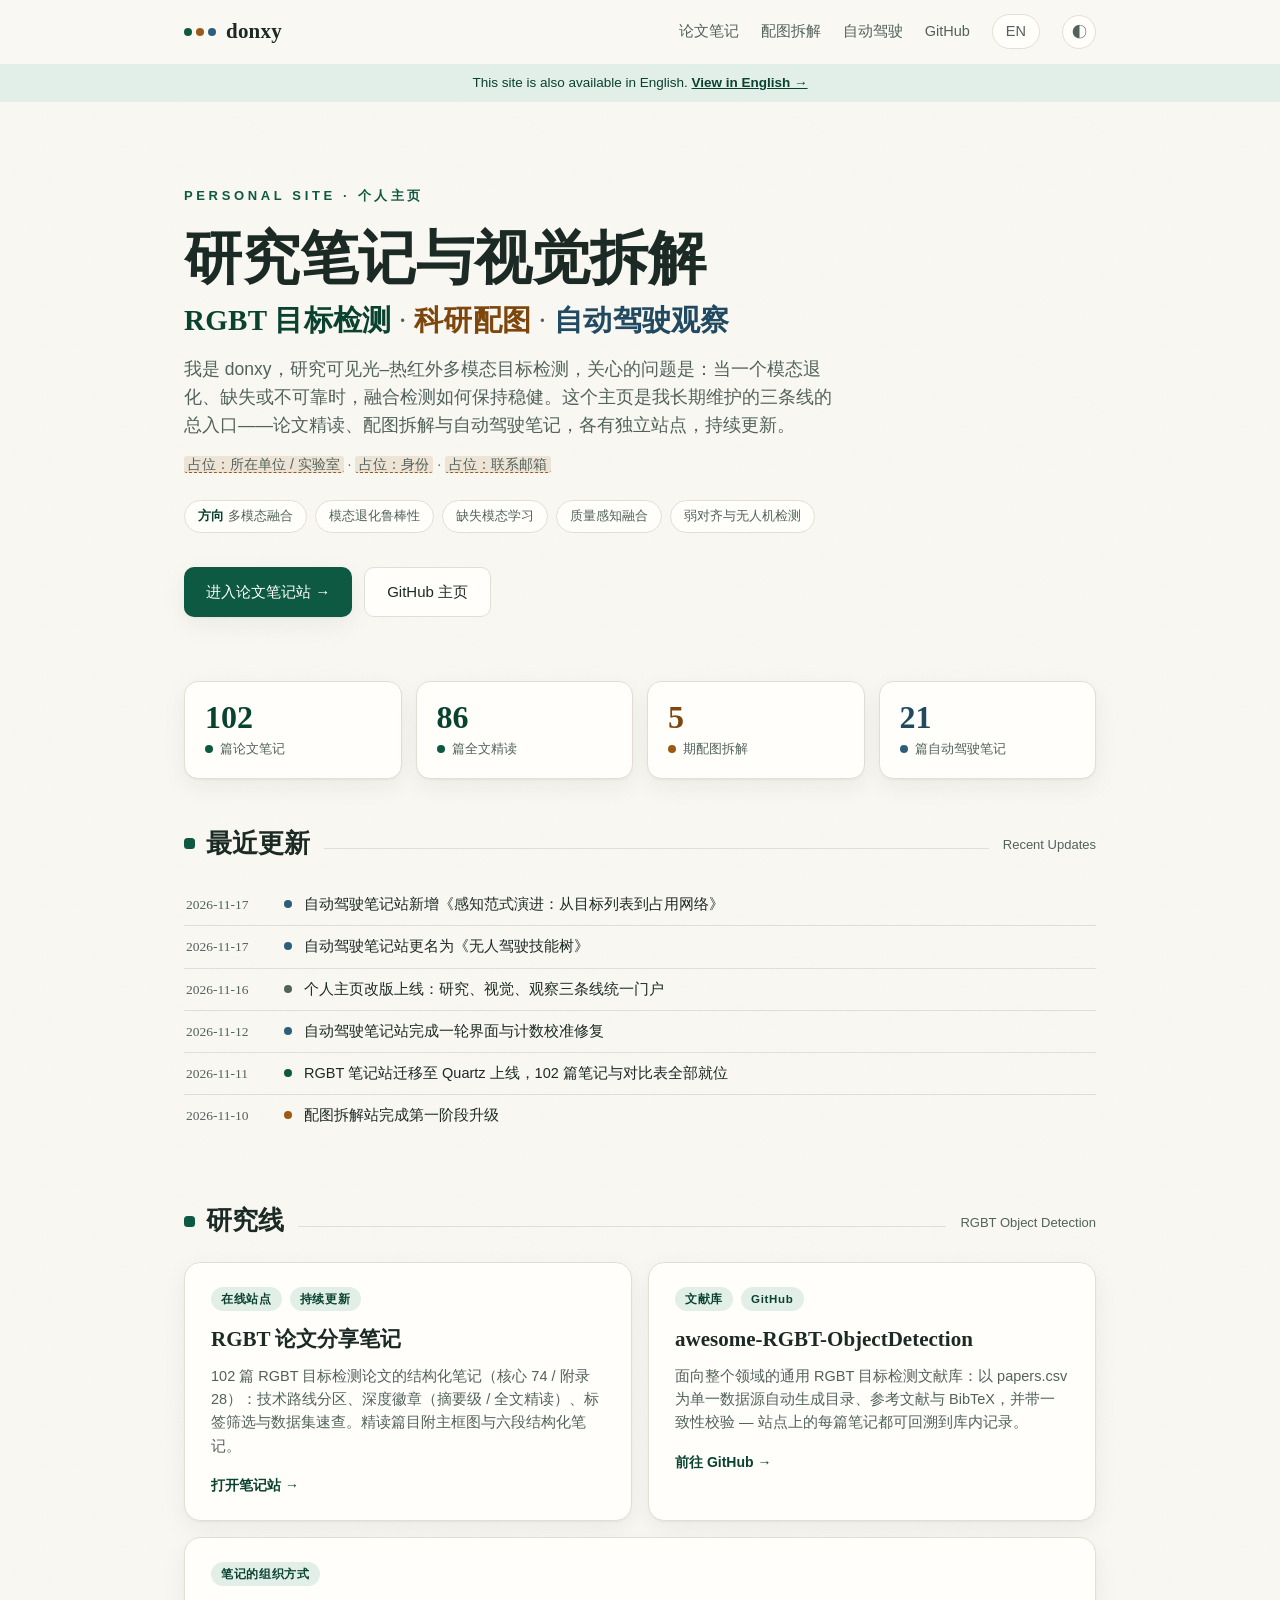
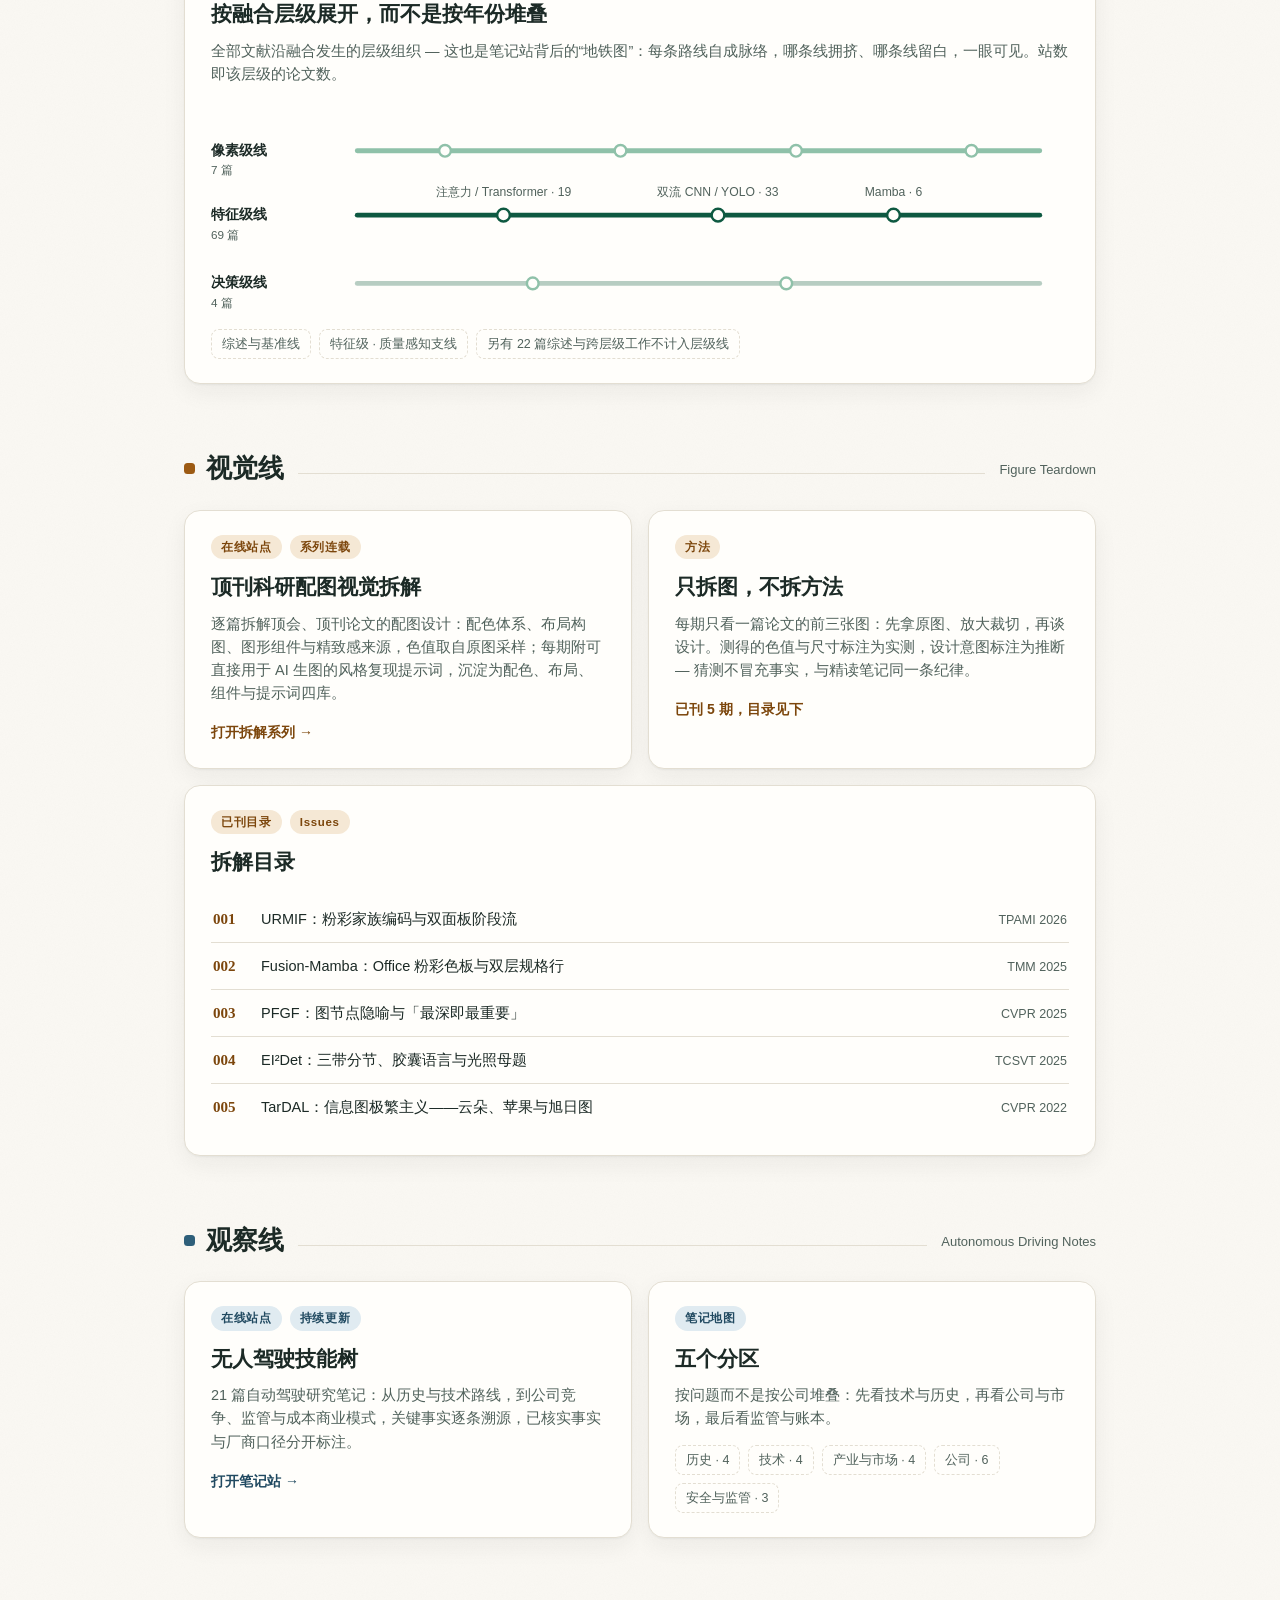
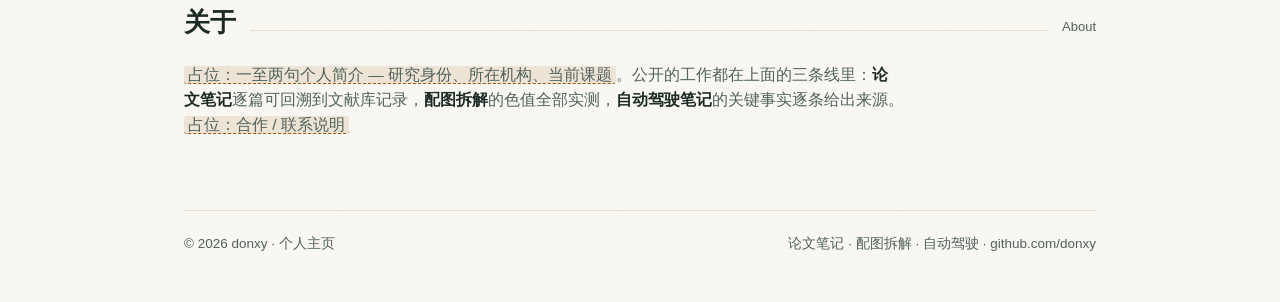
<file: index.html>
<!doctype html>
<html lang="zh-CN" data-type="hub">
<head>
<meta charset="utf-8" />
<meta name="viewport" content="width=device-width, initial-scale=1" />
<title>donxy — 研究笔记与视觉拆解</title>
<meta name="description" content="donxy 的个人主页：RGBT 目标检测论文精读、顶刊科研配图视觉拆解与自动驾驶产业笔记，三条线持续更新。" />
<meta property="og:title" content="donxy — 研究笔记与视觉拆解" />
<meta property="og:description" content="102 篇 RGBT 论文笔记 · 5 期配图拆解 · 21 篇自动驾驶笔记。" />
<meta property="og:type" content="website" />
<meta property="og:url" content="https://donxy.github.io/" />
<meta property="og:image" content="https://donxy.github.io/og.png" />
<link rel="alternate" hreflang="zh" href="https://donxy.github.io/" />
<link rel="alternate" hreflang="en" href="https://donxy.github.io/en/" />
<link rel="alternate" hreflang="x-default" href="https://donxy.github.io/" />
<link rel="icon" href="data:image/svg+xml,%3Csvg xmlns='http://www.w3.org/2000/svg' viewBox='0 0 64 64'%3E%3Crect width='64' height='64' rx='14' fill='%230e5941'/%3E%3Ctext x='32' y='44' font-family='Georgia,serif' font-size='36' fill='%23faf8f3' text-anchor='middle'%3ED%3C/text%3E%3C/svg%3E" />
<style>
  :root{
    --bg:#faf8f3; --bg-soft:#f3f0e8; --card:#fffefb; --ink:#1c2a26; --ink-soft:#51625c;
    --line:#e3ded2; --accent:#0e5941; --accent-ink:#0a4230; --accent-soft:#e2efe8;
    --c-rgbt:#0e5941; --c-rgbt-ink:#0a4230; --c-rgbt-soft:#e2efe8;
    --c-visual:#9c5a13; --c-visual-ink:#7c460c; --c-visual-soft:#f5e8d5;
    --c-drive:#2e5f7a; --c-drive-ink:#214a61; --c-drive-soft:#e0ebf1;
    --shadow:0 1px 2px rgba(28,42,38,.05),0 8px 24px rgba(28,42,38,.06);
    --shadow-lift:0 2px 4px rgba(28,42,38,.06),0 16px 40px rgba(14,89,65,.14);
    --nav-bg:rgba(250,248,243,.82);
    --serif:"Source Serif 4",Georgia,"Songti SC","Noto Serif CJK SC","SimSun",serif;
    --sans:-apple-system,BlinkMacSystemFont,"Segoe UI","PingFang SC","Hiragino Sans GB","Microsoft YaHei","Noto Sans CJK SC",sans-serif;
  }
  [data-theme="dark"]{
    --bg:#101613; --bg-soft:#161d1a; --card:#182019; --ink:#e8ece7; --ink-soft:#9db0a7;
    --line:#26312c; --accent:#4cc38a; --accent-ink:#7fd6ab; --accent-soft:#1d2f27;
    --c-rgbt:#4cc38a; --c-rgbt-ink:#7fd6ab; --c-rgbt-soft:#1d2f27;
    --c-visual:#d99a4e; --c-visual-ink:#eab676; --c-visual-soft:#332618;
    --c-drive:#6fa8c4; --c-drive-ink:#9cc6dc; --c-drive-soft:#1d2c36;
    --shadow:0 1px 2px rgba(0,0,0,.3),0 8px 24px rgba(0,0,0,.35);
    --shadow-lift:0 2px 4px rgba(0,0,0,.35),0 16px 40px rgba(0,0,0,.5);
    --nav-bg:rgba(16,22,19,.82);
  }
  *{box-sizing:border-box}
  html{scroll-behavior:smooth}
  body{
    margin:0; background:var(--bg); color:var(--ink); font-family:var(--sans);
    -webkit-font-smoothing:antialiased; line-height:1.6;
    background-image:url("data:image/svg+xml,%3Csvg xmlns='http://www.w3.org/2000/svg' width='140' height='140'%3E%3Cfilter id='n'%3E%3CfeTurbulence type='fractalNoise' baseFrequency='0.9' numOctaves='2'/%3E%3CfeColorMatrix type='saturate' values='0'/%3E%3C/filter%3E%3Crect width='140' height='140' filter='url(%23n)' opacity='0.035'/%3E%3C/svg%3E");
    transition:background-color .3s ease,color .3s ease;
  }
  ::selection{background:var(--accent); color:#fff}
  .ph{background:rgba(156,90,19,.12); border-bottom:1.5px dashed var(--c-visual); padding:0 4px; border-radius:3px}
  .phline .ph{white-space:nowrap}

  /* ---------- nav ---------- */
  nav{
    position:sticky; top:0; z-index:10; backdrop-filter:blur(14px); -webkit-backdrop-filter:blur(14px);
    background:var(--nav-bg); border-bottom:1px solid transparent; transition:border-color .25s, box-shadow .25s;
  }
  nav.scrolled{border-bottom-color:var(--line); box-shadow:0 6px 24px rgba(20,35,30,.06)}
  .nav-in{max-width:960px; margin:0 auto; padding:14px 24px; display:flex; align-items:center; gap:20px}
  .brand{font-family:var(--serif); font-size:21px; font-weight:700; letter-spacing:.2px; color:var(--ink); text-decoration:none; display:flex; align-items:center; gap:10px}
  .brand .dots{display:inline-flex; gap:4px}
  .brand .dots i{width:8px; height:8px; border-radius:50%; display:inline-block}
  .brand .dots i:nth-child(1){background:var(--c-rgbt)}
  .brand .dots i:nth-child(2){background:var(--c-visual)}
  .brand .dots i:nth-child(3){background:var(--c-drive)}
  .nav-links{margin-left:auto; display:flex; align-items:center; gap:22px}
  .nav-links a{color:var(--ink-soft); text-decoration:none; font-size:14.5px}
  .nav-links a:hover{color:var(--accent-ink)}
  #themeBtn{
    border:1px solid var(--line); background:var(--card); color:var(--ink-soft); cursor:pointer;
    width:34px; height:34px; border-radius:50%; font-size:15px; line-height:1; display:grid; place-items:center; transition:border-color .2s, transform .2s;
  }
  #themeBtn:hover{border-color:var(--accent); transform:rotate(18deg)}
  .lang-sw{border:1px solid var(--line); background:var(--card); color:var(--ink-soft); border-radius:999px; padding:5px 13px; font-size:13.5px; text-decoration:none; transition:border-color .2s, color .2s}
  .lang-sw:hover{border-color:var(--accent); color:var(--accent-ink)}
  #langHint{display:none; background:var(--accent-soft); color:var(--accent-ink); font-size:13.5px; text-align:center; padding:8px 16px}
  #langHint.show{display:block}
  #langHint a{color:var(--accent-ink); font-weight:600}

  main{max-width:960px; margin:0 auto; padding:0 24px 40px}

  /* ---------- hero ---------- */
  .hero{padding:84px 0 8px; animation:rise .7s ease both}
  .hero .kicker{font-size:13px; letter-spacing:.28em; text-transform:uppercase; color:var(--accent); font-weight:600; margin:0 0 18px}
  .hero h1{font-family:var(--serif); font-size:clamp(38px,6vw,58px); line-height:1.16; margin:0 0 18px; font-weight:700}
  .hero h1 .thin{display:block; font-size:.5em; font-weight:400; color:var(--ink-soft); margin-top:12px; letter-spacing:.01em}
  .hero h1 .thin b{font-weight:600}
  .hero h1 .thin .t-rgbt{color:var(--c-rgbt-ink)} .hero h1 .thin .t-visual{color:var(--c-visual-ink)} .hero h1 .thin .t-drive{color:var(--c-drive-ink)}
  .hero p.lede{font-size:17.5px; color:var(--ink-soft); max-width:660px; margin:0 0 14px}
  .hero p.phline{font-size:14px; color:var(--ink-soft); margin:0 0 24px}
  .chips{display:flex; flex-wrap:wrap; gap:8px; margin:0 0 34px; padding:0; list-style:none}
  .chips li{font-size:13px; padding:5px 13px; border:1px solid var(--line); border-radius:999px; background:var(--card); color:var(--ink-soft)}
  .chips li b{color:var(--accent-ink); font-weight:600}
  .cta{display:flex; flex-wrap:wrap; gap:12px}
  .btn{display:inline-flex; align-items:center; gap:8px; padding:12px 22px; border-radius:10px; font-size:15px; text-decoration:none; transition:transform .18s, box-shadow .18s, background .18s}
  .btn.primary{background:var(--accent); color:#fff; box-shadow:var(--shadow)}
  .btn.primary:hover{transform:translateY(-2px); box-shadow:var(--shadow-lift)}
  .btn:active{transform:translateY(0)}
  .btn.ghost{border:1px solid var(--line); color:var(--ink); background:var(--card)}
  .btn.ghost:hover{border-color:var(--accent); color:var(--accent-ink); transform:translateY(-2px)}

  /* ---------- stats ---------- */
  .stats{display:grid; grid-template-columns:repeat(4,1fr); gap:14px; margin:56px 0 8px; animation:rise .7s .1s ease both}
  .stat{background:var(--card); border:1px solid var(--line); border-radius:14px; padding:18px 20px; box-shadow:var(--shadow)}
  .stat .num{font-family:var(--serif); font-size:32px; font-weight:700; line-height:1.1}
  .stat .lab{font-size:13px; color:var(--ink-soft); margin-top:4px; display:flex; align-items:center; gap:7px}
  .stat .lab i{width:8px; height:8px; border-radius:50%; display:inline-block; flex:none}
  .stat.s-rgbt .num{color:var(--c-rgbt-ink)} .stat.s-rgbt .lab i{background:var(--c-rgbt)}
  .stat.s-visual .num{color:var(--c-visual-ink)} .stat.s-visual .lab i{background:var(--c-visual)}
  .stat.s-drive .num{color:var(--c-drive-ink)} .stat.s-drive .lab i{background:var(--c-drive)}

  /* ---------- sections & cards ---------- */
  section{margin-top:64px; animation:rise .7s .18s ease both}
  .sec-head{display:flex; align-items:baseline; gap:14px; margin-bottom:20px}
  .sec-head h2{font-family:var(--serif); font-size:26px; margin:0; display:flex; align-items:center; gap:11px}
  .sec-head h2 i{width:11px; height:11px; border-radius:3.5px; display:inline-block; flex:none}
  section[data-line="rgbt"] .sec-head h2 i{background:var(--c-rgbt)}
  section[data-line="visual"] .sec-head h2 i{background:var(--c-visual)}
  section[data-line="drive"] .sec-head h2 i{background:var(--c-drive)}
  .sec-head .rule{flex:1; height:1px; background:var(--line)}
  .sec-head span{font-size:13px; color:var(--ink-soft)}
  .grid{display:grid; grid-template-columns:1fr 1fr; gap:16px}
  a.card, .card{
    display:block; background:var(--card); border:1px solid var(--line); border-radius:16px;
    padding:24px 26px; text-decoration:none; color:inherit; box-shadow:var(--shadow);
    transition:transform .2s ease, box-shadow .2s ease, border-color .2s ease; position:relative; overflow:hidden;
  }
  a.card::before{content:""; position:absolute; inset:0 auto 0 0; width:4px; opacity:0; transition:opacity .2s}
  section[data-line="rgbt"] a.card::before{background:var(--c-rgbt)}
  section[data-line="visual"] a.card::before{background:var(--c-visual)}
  section[data-line="drive"] a.card::before{background:var(--c-drive)}
  a.card:hover{transform:translateY(-4px); box-shadow:var(--shadow-lift)}
  section[data-line="rgbt"] a.card:hover{border-color:var(--c-rgbt)}
  section[data-line="visual"] a.card:hover{border-color:var(--c-visual)}
  section[data-line="drive"] a.card:hover{border-color:var(--c-drive)}
  a.card:hover::before{opacity:1}
  .card .tagrow{display:flex; gap:8px; align-items:center; margin-bottom:12px}
  .pill{font-size:11.5px; font-weight:600; letter-spacing:.06em; padding:3px 10px; border-radius:999px}
  section[data-line="rgbt"] .pill{background:var(--c-rgbt-soft); color:var(--c-rgbt-ink)}
  section[data-line="visual"] .pill{background:var(--c-visual-soft); color:var(--c-visual-ink)}
  section[data-line="drive"] .pill{background:var(--c-drive-soft); color:var(--c-drive-ink)}
  .pill.grey{background:var(--bg-soft); color:var(--ink-soft)}
  .card h3{font-family:var(--serif); font-size:21px; margin:0 0 8px}
  .card p{margin:0; color:var(--ink-soft); font-size:14.5px}
  .card .go{margin-top:16px; font-size:14px; font-weight:600}
  section[data-line="rgbt"] .card .go{color:var(--c-rgbt-ink)}
  section[data-line="visual"] .card .go{color:var(--c-visual-ink)}
  section[data-line="drive"] .card .go{color:var(--c-drive-ink)}
  .card.wide{grid-column:1 / -1}

  /* ---------- metro ---------- */
  .metro{margin-top:18px; width:100%; height:auto; display:block}
  .metro .ln{stroke-width:5; stroke-linecap:round; fill:none}
  .metro .ln-pixel{stroke:#8fc1a9} .metro .ln-feature{stroke:var(--c-rgbt)} .metro .ln-decision{stroke:#b7cdc2}
  [data-theme="dark"] .metro .ln-pixel{stroke:#3d7a5f} [data-theme="dark"] .metro .ln-decision{stroke:#46685a}
  .metro .st{fill:var(--card); stroke:var(--c-rgbt); stroke-width:2.5}
  .metro .st-soft{fill:var(--card); stroke:#8fc1a9; stroke-width:2.5}
  .metro text{font-family:var(--sans); fill:var(--ink)}
  .metro .t-lab{font-size:14px; font-weight:600}
  .metro .t-cnt{font-size:12px; fill:var(--ink-soft)}
  .metro .t-br{font-size:12.5px; fill:var(--ink-soft)}
  .metro .t-br b{fill:var(--ink)}
  .routes{display:flex; flex-wrap:wrap; gap:8px; margin-top:14px}
  .routes span{font-size:12.5px; border:1px dashed var(--line); border-radius:8px; padding:4px 10px; color:var(--ink-soft)}

  /* ---------- issue index ---------- */
  .issues{list-style:none; margin:16px 0 0; padding:0}
  .issues li{border-top:1px solid var(--line)}
  .issues li:first-child{border-top:none}
  .issues a{display:flex; align-items:baseline; gap:14px; padding:11px 2px; text-decoration:none; color:inherit; transition:background .15s}
  .issues a:hover{background:var(--bg-soft)}
  .issues .no{font-family:var(--serif); font-weight:700; color:var(--c-visual-ink); font-size:15px; min-width:34px}
  .issues .tt{font-size:14.5px}
  .issues .tt b{font-weight:600}
  .issues .vn{margin-left:auto; font-size:12.5px; color:var(--ink-soft); flex:none}

  /* ---------- recent updates ---------- */
  section.updates{margin-top:44px}
  section.updates .sec-head h2 i{background:var(--accent)}
  .updates-list{list-style:none; margin:0; padding:0}
  .updates-list li{display:flex; align-items:baseline; gap:12px; padding:9px 2px; border-top:1px solid var(--line)}
  .updates-list li:first-child{border-top:none}
  .updates-list .u-date{font-family:var(--serif); font-size:13.5px; color:var(--ink-soft); flex:none; min-width:86px}
  .updates-list .u-dot{width:8px; height:8px; border-radius:50%; display:inline-block; flex:none; position:relative; top:-1px}
  .updates-list .u-dot.d-rgbt{background:var(--c-rgbt)}
  .updates-list .u-dot.d-visual{background:var(--c-visual)}
  .updates-list .u-dot.d-drive{background:var(--c-drive)}
  .updates-list .u-dot.d-site{background:var(--ink-soft)}
  .updates-list a{color:inherit; text-decoration:none; font-size:14.5px}
  .updates-list a:hover{color:var(--accent-ink); text-decoration:underline}

  /* ---------- about ---------- */
  .about p{font-size:15.5px; color:var(--ink-soft); max-width:720px}
  .about p b{color:var(--ink)}

  footer{margin:72px 0 8px; padding-top:22px; border-top:1px solid var(--line); color:var(--ink-soft); font-size:13.5px; display:flex; flex-wrap:wrap; gap:8px 20px; justify-content:space-between}
  footer a{color:var(--ink-soft); text-decoration:none}
  footer a:hover{color:var(--accent-ink)}

  @keyframes rise{from{opacity:0; transform:translateY(14px)} to{opacity:1; transform:none}}
  @media (prefers-reduced-motion:reduce){*{animation:none!important; transition:none!important}}
  @media (max-width:680px){
    .stats{grid-template-columns:repeat(2,1fr)}
    .grid{grid-template-columns:1fr}
    .hero{padding-top:56px}
    .nav-links a.hideS{display:none}
    .issues .vn{display:none}
  }
</style>
</head>
<body>
<nav id="nav">
  <div class="nav-in">
    <a class="brand" href="/"><span class="dots"><i></i><i></i><i></i></span>donxy</a>
    <div class="nav-links">
      <a href="/rgbt-notes/">论文笔记</a>
      <a href="/figure-teardown/">配图拆解</a>
      <a class="hideS" href="/autonomous-driving-notes/">自动驾驶</a>
      <a class="hideS" href="https://github.com/donxy" rel="noopener">GitHub</a>
      <a class="lang-sw lang-go" href="/en/" data-lang="en">EN</a>
      <button id="themeBtn" type="button" aria-label="切换深浅色" title="切换深浅色">◐</button>
    </div>
  </div>
</nav>
<div id="langHint" data-lang="en"><span>This site is also available in English.</span> <a class="lang-go" href="/en/" data-lang="en">View in English →</a></div>

<main>
  <div class="hero">
    <p class="kicker">Personal Site · 个人主页</p>
    <h1>研究笔记与视觉拆解<span class="thin"><b class="t-rgbt">RGBT 目标检测</b> · <b class="t-visual">科研配图</b> · <b class="t-drive">自动驾驶观察</b></span></h1>
    <p class="lede">我是 donxy，研究可见光–热红外多模态目标检测，关心的问题是：当一个模态退化、缺失或不可靠时，融合检测如何保持稳健。这个主页是我长期维护的三条线的总入口——论文精读、配图拆解与自动驾驶笔记，各有独立站点，持续更新。</p>
    <p class="phline"><span class="ph">占位：所在单位 / 实验室</span> · <span class="ph">占位：身份</span> · <span class="ph">占位：联系邮箱</span></p>
    <ul class="chips">
      <li><b>方向</b> 多模态融合</li>
      <li>模态退化鲁棒性</li>
      <li>缺失模态学习</li>
      <li>质量感知融合</li>
      <li>弱对齐与无人机检测</li>
    </ul>
    <div class="cta">
      <a class="btn primary" href="/rgbt-notes/">进入论文笔记站 →</a>
      <a class="btn ghost" href="https://github.com/donxy" rel="noopener">GitHub 主页</a>
    </div>
  </div>

  <div class="stats">
    <div class="stat s-rgbt"><div class="num">102</div><div class="lab"><i></i>篇论文笔记</div></div>
    <div class="stat s-rgbt"><div class="num">86</div><div class="lab"><i></i>篇全文精读</div></div>
    <div class="stat s-visual"><div class="num">5</div><div class="lab"><i></i>期配图拆解</div></div>
    <div class="stat s-drive"><div class="num">21</div><div class="lab"><i></i>篇自动驾驶笔记</div></div>
  </div>

  <section class="updates">
    <div class="sec-head"><h2><i></i>最近更新</h2><div class="rule"></div><span>Recent Updates</span></div>
    <ul class="updates-list">
          <li><span class="u-date">2026-11-17</span><i class="u-dot d-drive"></i><a href="/autonomous-driving-notes/technology/perception-evolution">自动驾驶笔记站新增《感知范式演进：从目标列表到占用网络》</a></li>
          <li><span class="u-date">2026-11-17</span><i class="u-dot d-drive"></i><a href="/autonomous-driving-notes/">自动驾驶笔记站更名为《无人驾驶技能树》</a></li>
          <li><span class="u-date">2026-11-16</span><i class="u-dot d-site"></i><a href="/">个人主页改版上线：研究、视觉、观察三条线统一门户</a></li>
          <li><span class="u-date">2026-11-12</span><i class="u-dot d-drive"></i><a href="/autonomous-driving-notes/">自动驾驶笔记站完成一轮界面与计数校准修复</a></li>
          <li><span class="u-date">2026-11-11</span><i class="u-dot d-rgbt"></i><a href="/rgbt-notes/">RGBT 笔记站迁移至 Quartz 上线，102 篇笔记与对比表全部就位</a></li>
          <li><span class="u-date">2026-11-10</span><i class="u-dot d-visual"></i><a href="/figure-teardown/">配图拆解站完成第一阶段升级</a></li>
    </ul>
  </section>

  <section data-line="rgbt">
    <div class="sec-head"><h2><i></i>研究线</h2><div class="rule"></div><span>RGBT Object Detection</span></div>
    <div class="grid">
      <a class="card" href="/rgbt-notes/">
        <div class="tagrow"><span class="pill">在线站点</span><span class="pill grey">持续更新</span></div>
        <h3>RGBT 论文分享笔记</h3>
        <p>102 篇 RGBT 目标检测论文的结构化笔记（核心 74 / 附录 28）：技术路线分区、深度徽章（摘要级 / 全文精读）、标签筛选与数据集速查。精读篇目附主框图与六段结构化笔记。</p>
        <div class="go">打开笔记站 →</div>
      </a>
      <a class="card" href="https://github.com/donxy/awesome-RGBT-ObjectDetection" rel="noopener">
        <div class="tagrow"><span class="pill">文献库</span><span class="pill grey">GitHub</span></div>
        <h3>awesome-RGBT-ObjectDetection</h3>
        <p>面向整个领域的通用 RGBT 目标检测文献库：以 papers.csv 为单一数据源自动生成目录、参考文献与 BibTeX，并带一致性校验 — 站点上的每篇笔记都可回溯到库内记录。</p>
        <div class="go">前往 GitHub →</div>
      </a>
      <div class="card wide">
        <div class="tagrow"><span class="pill">笔记的组织方式</span></div>
        <h3>按融合层级展开，而不是按年份堆叠</h3>
        <p>全部文献沿融合发生的层级组织 — 这也是笔记站背后的“地铁图”：每条路线自成脉络，哪条线拥挤、哪条线留白，一眼可见。站数即该层级的论文数。</p>
        <svg class="metro" viewBox="0 0 880 216" role="img" aria-label="RGBT 文献融合层级路线图">
          <text class="t-lab" x="0" y="52">像素级线</text>
          <text class="t-cnt" x="0" y="72">7 篇</text>
          <path class="ln ln-pixel" d="M150 48 H850"/>
          <circle class="st-soft" cx="240" cy="48" r="6"/><circle class="st-soft" cx="420" cy="48" r="6"/><circle class="st-soft" cx="600" cy="48" r="6"/><circle class="st-soft" cx="780" cy="48" r="6"/>
          <text class="t-lab" x="0" y="118">特征级线</text>
          <text class="t-cnt" x="0" y="138">69 篇</text>
          <path class="ln ln-feature" d="M150 114 H850"/>
          <circle class="st" cx="300" cy="114" r="6.5"/><circle class="st" cx="520" cy="114" r="6.5"/><circle class="st" cx="700" cy="114" r="6.5"/>
          <text class="t-br" x="300" y="94" text-anchor="middle">注意力 / Transformer · 19</text>
          <text class="t-br" x="520" y="94" text-anchor="middle">双流 CNN / YOLO · 33</text>
          <text class="t-br" x="700" y="94" text-anchor="middle">Mamba · 6</text>
          <text class="t-lab" x="0" y="188">决策级线</text>
          <text class="t-cnt" x="0" y="208">4 篇</text>
          <path class="ln ln-decision" d="M150 184 H850"/>
          <circle class="st-soft" cx="330" cy="184" r="6"/><circle class="st-soft" cx="590" cy="184" r="6"/>
        </svg>
        <div class="routes">
          <span>综述与基准线</span><span>特征级 · 质量感知支线</span><span>另有 22 篇综述与跨层级工作不计入层级线</span>
        </div>
      </div>
    </div>
  </section>

  <section data-line="visual">
    <div class="sec-head"><h2><i></i>视觉线</h2><div class="rule"></div><span>Figure Teardown</span></div>
    <div class="grid">
      <a class="card" href="/figure-teardown/">
        <div class="tagrow"><span class="pill">在线站点</span><span class="pill grey">系列连载</span></div>
        <h3>顶刊科研配图视觉拆解</h3>
        <p>逐篇拆解顶会、顶刊论文的配图设计：配色体系、布局构图、图形组件与精致感来源，色值取自原图采样；每期附可直接用于 AI 生图的风格复现提示词，沉淀为配色、布局、组件与提示词四库。</p>
        <div class="go">打开拆解系列 →</div>
      </a>
      <div class="card">
        <div class="tagrow"><span class="pill">方法</span></div>
        <h3>只拆图，不拆方法</h3>
        <p>每期只看一篇论文的前三张图：先拿原图、放大裁切，再谈设计。测得的色值与尺寸标注为实测，设计意图标注为推断 — 猜测不冒充事实，与精读笔记同一条纪律。</p>
        <div class="go">已刊 5 期，目录见下</div>
      </div>
      <div class="card wide">
        <div class="tagrow"><span class="pill">已刊目录</span><span class="pill grey">Issues</span></div>
        <h3>拆解目录</h3>
        <ul class="issues">
          <li><a href="/figure-teardown/001-urmif.html"><span class="no">001</span><span class="tt">URMIF：粉彩家族编码与双面板阶段流</span><span class="vn">TPAMI 2026</span></a></li>
          <li><a href="/figure-teardown/002-fusion-mamba.html"><span class="no">002</span><span class="tt">Fusion-Mamba：Office 粉彩色板与双层规格行</span><span class="vn">TMM 2025</span></a></li>
          <li><a href="/figure-teardown/003-pfgf.html"><span class="no">003</span><span class="tt">PFGF：图节点隐喻与「最深即最重要」</span><span class="vn">CVPR 2025</span></a></li>
          <li><a href="/figure-teardown/004-ei2det.html"><span class="no">004</span><span class="tt">EI²Det：三带分节、胶囊语言与光照母题</span><span class="vn">TCSVT 2025</span></a></li>
          <li><a href="/figure-teardown/005-tardal.html"><span class="no">005</span><span class="tt">TarDAL：信息图极繁主义——云朵、苹果与旭日图</span><span class="vn">CVPR 2022</span></a></li>
        </ul>
      </div>
    </div>
  </section>

  <section data-line="drive">
    <div class="sec-head"><h2><i></i>观察线</h2><div class="rule"></div><span>Autonomous Driving Notes</span></div>
    <div class="grid">
      <a class="card" href="/autonomous-driving-notes/">
        <div class="tagrow"><span class="pill">在线站点</span><span class="pill grey">持续更新</span></div>
        <h3>无人驾驶技能树</h3>
        <p>21 篇自动驾驶研究笔记：从历史与技术路线，到公司竞争、监管与成本商业模式，关键事实逐条溯源，已核实事实与厂商口径分开标注。</p>
        <div class="go">打开笔记站 →</div>
      </a>
      <div class="card">
        <div class="tagrow"><span class="pill">笔记地图</span></div>
        <h3>五个分区</h3>
        <p>按问题而不是按公司堆叠：先看技术与历史，再看公司与市场，最后看监管与账本。</p>
        <div class="routes">
          <span>历史 · 4</span>
          <span>技术 · 4</span>
          <span>产业与市场 · 4</span>
          <span>公司 · 6</span>
          <span>安全与监管 · 3</span>
        </div>
      </div>
    </div>
  </section>

  <section class="about">
    <div class="sec-head"><h2>关于</h2><div class="rule"></div><span>About</span></div>
    <p><span class="ph">占位：一至两句个人简介 — 研究身份、所在机构、当前课题</span>。公开的工作都在上面的三条线里：<b>论文笔记</b>逐篇可回溯到文献库记录，<b>配图拆解</b>的色值全部实测，<b>自动驾驶笔记</b>的关键事实逐条给出来源。<span class="ph">占位：合作 / 联系说明</span></p>
  </section>

  <footer>
    <span>© 2026 donxy · 个人主页</span>
    <span><a href="/rgbt-notes/">论文笔记</a> · <a href="/figure-teardown/">配图拆解</a> · <a href="/autonomous-driving-notes/">自动驾驶</a> · <a href="https://github.com/donxy" rel="noopener">github.com/donxy</a></span>
  </footer>
</main>

<script>
  (function(){
    var root=document.documentElement, nav=document.getElementById('nav');
    var saved=null; try{ saved=localStorage.getItem('theme'); }catch(e){}
    var prefersDark=window.matchMedia && window.matchMedia('(prefers-color-scheme: dark)').matches;
    root.setAttribute('data-theme', saved || (prefersDark ? 'dark' : 'light'));
    document.getElementById('themeBtn').addEventListener('click', function(){
      var next=root.getAttribute('data-theme')==='dark' ? 'light' : 'dark';
      root.setAttribute('data-theme', next);
      try{ localStorage.setItem('theme', next); }catch(e){}
    });
    window.addEventListener('scroll', function(){
      nav.classList.toggle('scrolled', window.scrollY > 8);
    }, {passive:true});
    // Language preference: remember the manual choice; never force a redirect.
    // If the remembered (or browser) language is the other one, show a hint bar.
    var langGo=document.querySelectorAll('.lang-go');
    for(var i=0;i<langGo.length;i++){
      langGo[i].addEventListener('click', function(){
        try{ localStorage.setItem('lang', this.getAttribute('data-lang')); }catch(e){}
      });
    }
    var hint=document.getElementById('langHint');
    if(hint){
      var savedLang=null; try{ savedLang=localStorage.getItem('lang'); }catch(e){}
      var target=hint.getAttribute('data-lang');
      var cur=(document.documentElement.getAttribute('lang')||'').slice(0,2);
      var browserEn=/^en/i.test(navigator.language || '');
      var show=false;
      if(savedLang){ show = savedLang===target && savedLang!==cur; }
      else{ show = (target==='en' && browserEn) || (target==='zh' && !browserEn); }
      if(show) hint.classList.add('show');
    }
  })();
</script>
</body>
</html>
</file>
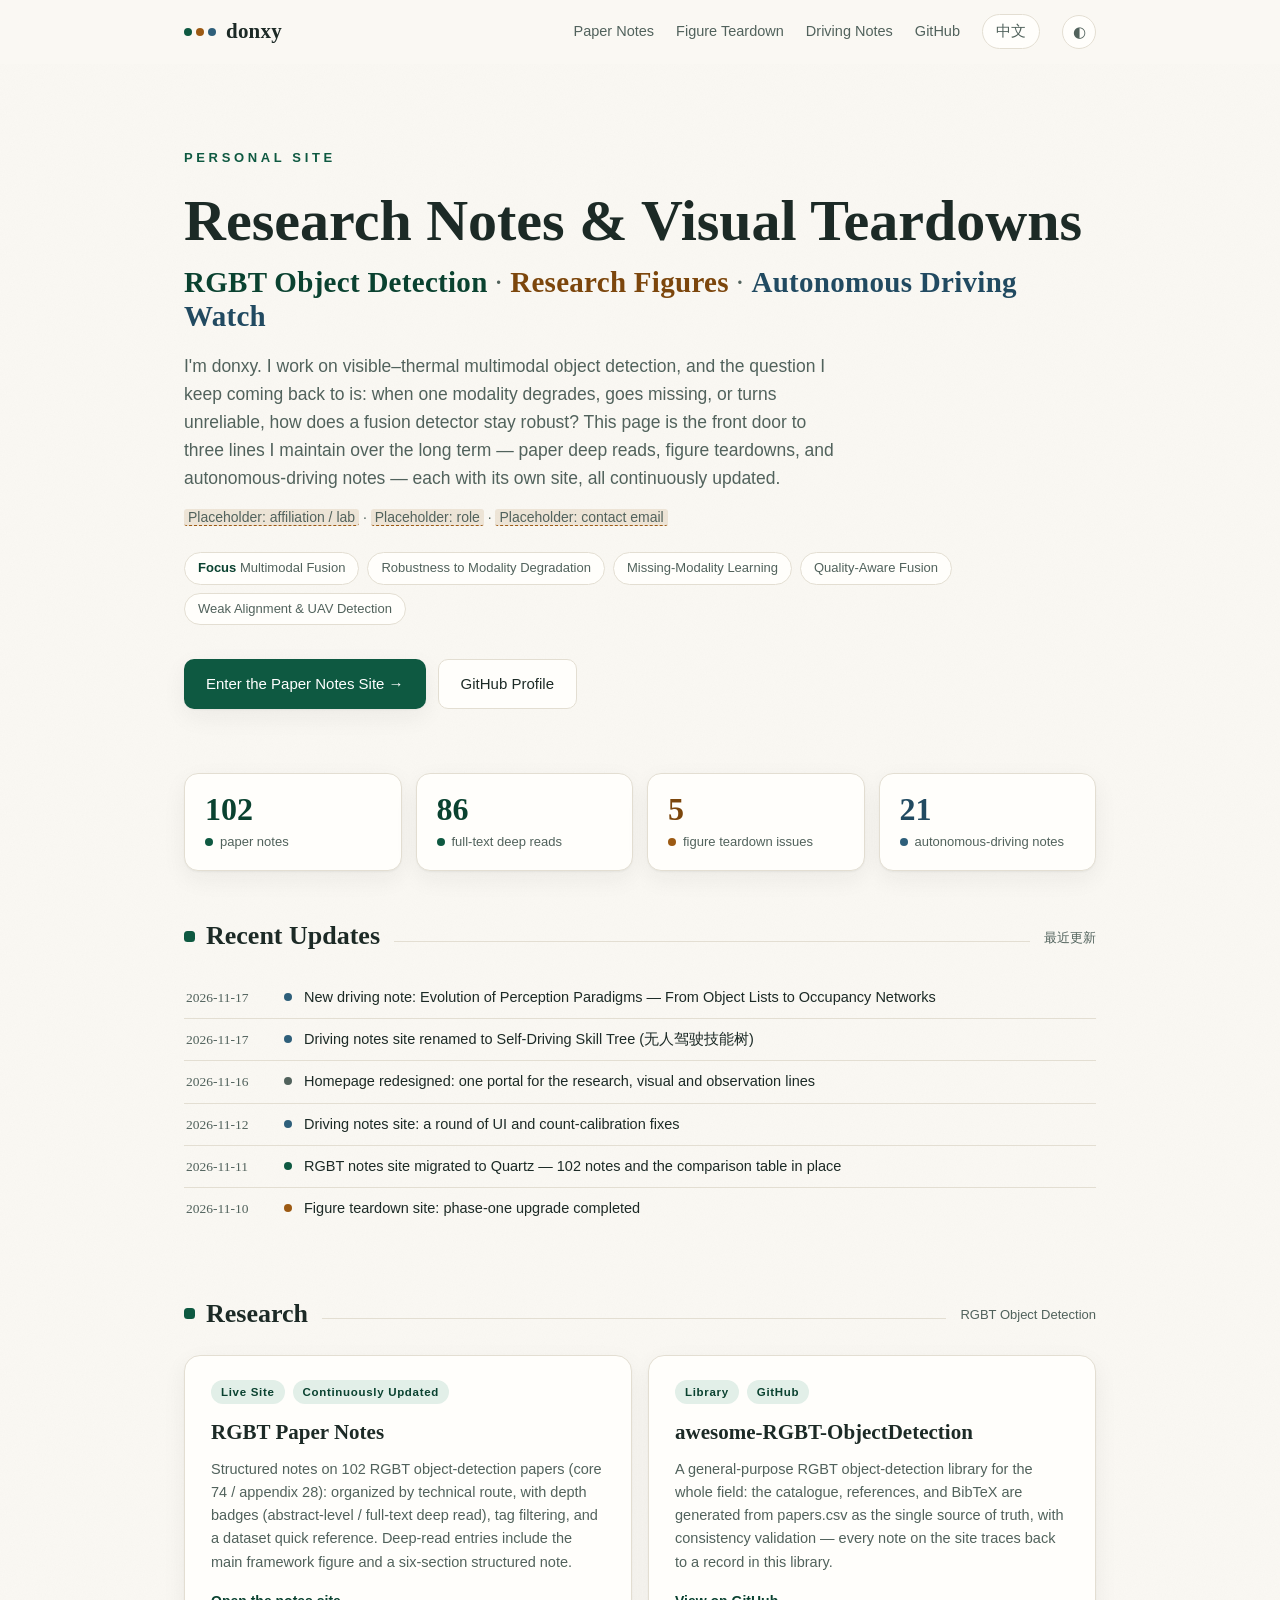
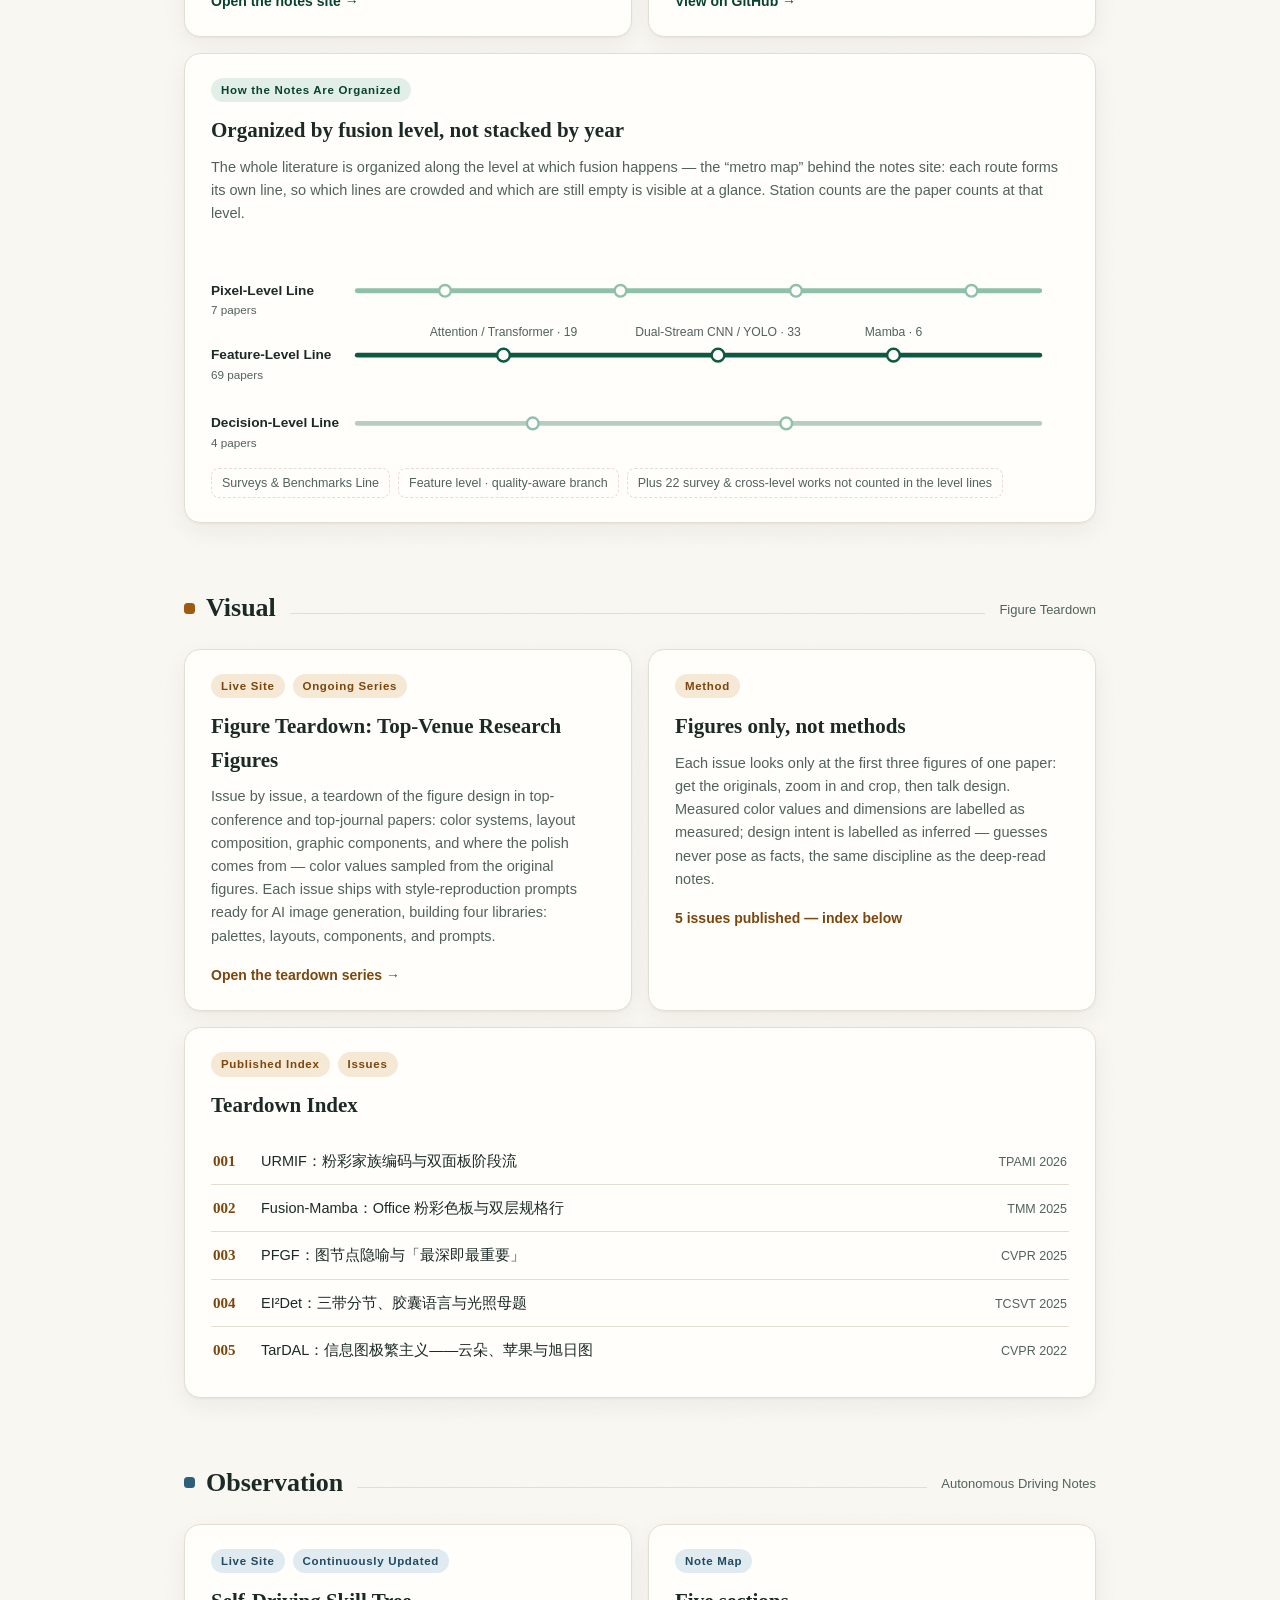
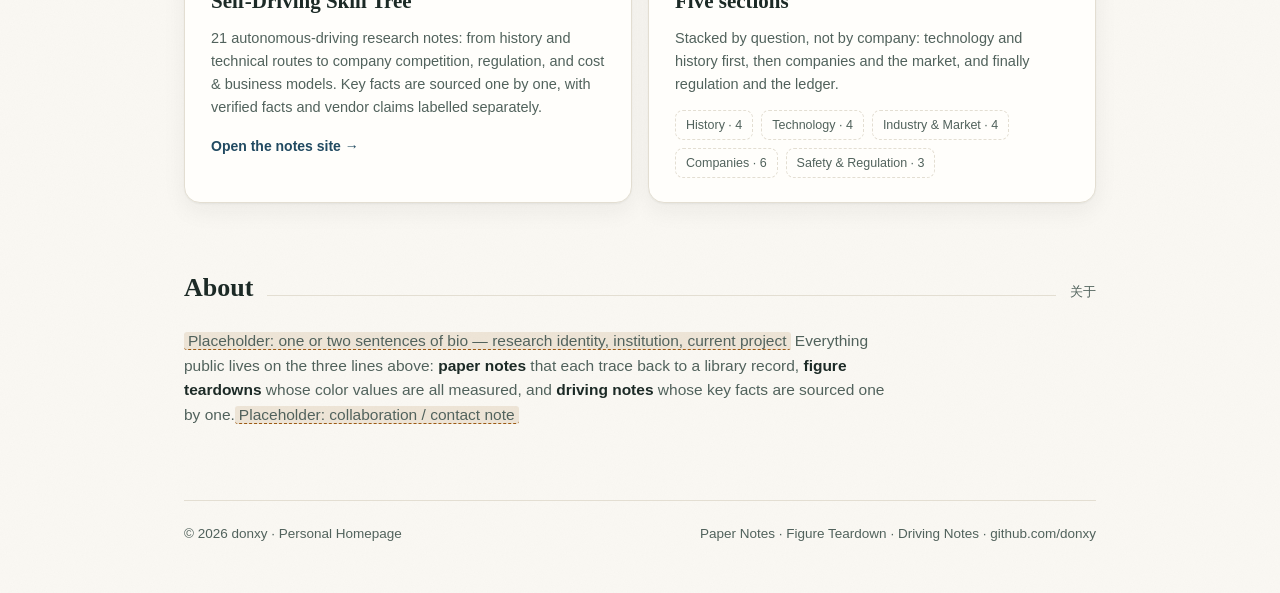
<file: en/index.html>
<!doctype html>
<html lang="en" data-type="hub">
<head>
<meta charset="utf-8" />
<meta name="viewport" content="width=device-width, initial-scale=1" />
<title>donxy — Research Notes & Visual Teardowns</title>
<meta name="description" content="donxy's homepage: deep reads of RGBT object-detection papers, visual teardowns of top-venue research figures, and autonomous-driving industry notes — three lines, continuously updated." />
<meta property="og:title" content="donxy — Research Notes & Visual Teardowns" />
<meta property="og:description" content="102 RGBT paper notes · 5 figure teardown issues · 21 autonomous-driving notes." />
<meta property="og:type" content="website" />
<meta property="og:url" content="https://donxy.github.io/en/" />
<meta property="og:image" content="https://donxy.github.io/en/og.png" />
<link rel="alternate" hreflang="zh" href="https://donxy.github.io/" />
<link rel="alternate" hreflang="en" href="https://donxy.github.io/en/" />
<link rel="alternate" hreflang="x-default" href="https://donxy.github.io/" />
<link rel="icon" href="data:image/svg+xml,%3Csvg xmlns='http://www.w3.org/2000/svg' viewBox='0 0 64 64'%3E%3Crect width='64' height='64' rx='14' fill='%230e5941'/%3E%3Ctext x='32' y='44' font-family='Georgia,serif' font-size='36' fill='%23faf8f3' text-anchor='middle'%3ED%3C/text%3E%3C/svg%3E" />
<style>
  :root{
    --bg:#faf8f3; --bg-soft:#f3f0e8; --card:#fffefb; --ink:#1c2a26; --ink-soft:#51625c;
    --line:#e3ded2; --accent:#0e5941; --accent-ink:#0a4230; --accent-soft:#e2efe8;
    --c-rgbt:#0e5941; --c-rgbt-ink:#0a4230; --c-rgbt-soft:#e2efe8;
    --c-visual:#9c5a13; --c-visual-ink:#7c460c; --c-visual-soft:#f5e8d5;
    --c-drive:#2e5f7a; --c-drive-ink:#214a61; --c-drive-soft:#e0ebf1;
    --shadow:0 1px 2px rgba(28,42,38,.05),0 8px 24px rgba(28,42,38,.06);
    --shadow-lift:0 2px 4px rgba(28,42,38,.06),0 16px 40px rgba(14,89,65,.14);
    --nav-bg:rgba(250,248,243,.82);
    --serif:"Source Serif 4",Georgia,"Songti SC","Noto Serif CJK SC","SimSun",serif;
    --sans:-apple-system,BlinkMacSystemFont,"Segoe UI","PingFang SC","Hiragino Sans GB","Microsoft YaHei","Noto Sans CJK SC",sans-serif;
  }
  [data-theme="dark"]{
    --bg:#101613; --bg-soft:#161d1a; --card:#182019; --ink:#e8ece7; --ink-soft:#9db0a7;
    --line:#26312c; --accent:#4cc38a; --accent-ink:#7fd6ab; --accent-soft:#1d2f27;
    --c-rgbt:#4cc38a; --c-rgbt-ink:#7fd6ab; --c-rgbt-soft:#1d2f27;
    --c-visual:#d99a4e; --c-visual-ink:#eab676; --c-visual-soft:#332618;
    --c-drive:#6fa8c4; --c-drive-ink:#9cc6dc; --c-drive-soft:#1d2c36;
    --shadow:0 1px 2px rgba(0,0,0,.3),0 8px 24px rgba(0,0,0,.35);
    --shadow-lift:0 2px 4px rgba(0,0,0,.35),0 16px 40px rgba(0,0,0,.5);
    --nav-bg:rgba(16,22,19,.82);
  }
  *{box-sizing:border-box}
  html{scroll-behavior:smooth}
  body{
    margin:0; background:var(--bg); color:var(--ink); font-family:var(--sans);
    -webkit-font-smoothing:antialiased; line-height:1.6;
    background-image:url("data:image/svg+xml,%3Csvg xmlns='http://www.w3.org/2000/svg' width='140' height='140'%3E%3Cfilter id='n'%3E%3CfeTurbulence type='fractalNoise' baseFrequency='0.9' numOctaves='2'/%3E%3CfeColorMatrix type='saturate' values='0'/%3E%3C/filter%3E%3Crect width='140' height='140' filter='url(%23n)' opacity='0.035'/%3E%3C/svg%3E");
    transition:background-color .3s ease,color .3s ease;
  }
  ::selection{background:var(--accent); color:#fff}
  .ph{background:rgba(156,90,19,.12); border-bottom:1.5px dashed var(--c-visual); padding:0 4px; border-radius:3px}
  .phline .ph{white-space:nowrap}

  /* ---------- nav ---------- */
  nav{
    position:sticky; top:0; z-index:10; backdrop-filter:blur(14px); -webkit-backdrop-filter:blur(14px);
    background:var(--nav-bg); border-bottom:1px solid transparent; transition:border-color .25s, box-shadow .25s;
  }
  nav.scrolled{border-bottom-color:var(--line); box-shadow:0 6px 24px rgba(20,35,30,.06)}
  .nav-in{max-width:960px; margin:0 auto; padding:14px 24px; display:flex; align-items:center; gap:20px}
  .brand{font-family:var(--serif); font-size:21px; font-weight:700; letter-spacing:.2px; color:var(--ink); text-decoration:none; display:flex; align-items:center; gap:10px}
  .brand .dots{display:inline-flex; gap:4px}
  .brand .dots i{width:8px; height:8px; border-radius:50%; display:inline-block}
  .brand .dots i:nth-child(1){background:var(--c-rgbt)}
  .brand .dots i:nth-child(2){background:var(--c-visual)}
  .brand .dots i:nth-child(3){background:var(--c-drive)}
  .nav-links{margin-left:auto; display:flex; align-items:center; gap:22px}
  .nav-links a{color:var(--ink-soft); text-decoration:none; font-size:14.5px}
  .nav-links a:hover{color:var(--accent-ink)}
  #themeBtn{
    border:1px solid var(--line); background:var(--card); color:var(--ink-soft); cursor:pointer;
    width:34px; height:34px; border-radius:50%; font-size:15px; line-height:1; display:grid; place-items:center; transition:border-color .2s, transform .2s;
  }
  #themeBtn:hover{border-color:var(--accent); transform:rotate(18deg)}
  .lang-sw{border:1px solid var(--line); background:var(--card); color:var(--ink-soft); border-radius:999px; padding:5px 13px; font-size:13.5px; text-decoration:none; transition:border-color .2s, color .2s}
  .lang-sw:hover{border-color:var(--accent); color:var(--accent-ink)}
  #langHint{display:none; background:var(--accent-soft); color:var(--accent-ink); font-size:13.5px; text-align:center; padding:8px 16px}
  #langHint.show{display:block}
  #langHint a{color:var(--accent-ink); font-weight:600}

  main{max-width:960px; margin:0 auto; padding:0 24px 40px}

  /* ---------- hero ---------- */
  .hero{padding:84px 0 8px; animation:rise .7s ease both}
  .hero .kicker{font-size:13px; letter-spacing:.28em; text-transform:uppercase; color:var(--accent); font-weight:600; margin:0 0 18px}
  .hero h1{font-family:var(--serif); font-size:clamp(38px,6vw,58px); line-height:1.16; margin:0 0 18px; font-weight:700}
  .hero h1 .thin{display:block; font-size:.5em; font-weight:400; color:var(--ink-soft); margin-top:12px; letter-spacing:.01em}
  .hero h1 .thin b{font-weight:600}
  .hero h1 .thin .t-rgbt{color:var(--c-rgbt-ink)} .hero h1 .thin .t-visual{color:var(--c-visual-ink)} .hero h1 .thin .t-drive{color:var(--c-drive-ink)}
  .hero p.lede{font-size:17.5px; color:var(--ink-soft); max-width:660px; margin:0 0 14px}
  .hero p.phline{font-size:14px; color:var(--ink-soft); margin:0 0 24px}
  .chips{display:flex; flex-wrap:wrap; gap:8px; margin:0 0 34px; padding:0; list-style:none}
  .chips li{font-size:13px; padding:5px 13px; border:1px solid var(--line); border-radius:999px; background:var(--card); color:var(--ink-soft)}
  .chips li b{color:var(--accent-ink); font-weight:600}
  .cta{display:flex; flex-wrap:wrap; gap:12px}
  .btn{display:inline-flex; align-items:center; gap:8px; padding:12px 22px; border-radius:10px; font-size:15px; text-decoration:none; transition:transform .18s, box-shadow .18s, background .18s}
  .btn.primary{background:var(--accent); color:#fff; box-shadow:var(--shadow)}
  .btn.primary:hover{transform:translateY(-2px); box-shadow:var(--shadow-lift)}
  .btn:active{transform:translateY(0)}
  .btn.ghost{border:1px solid var(--line); color:var(--ink); background:var(--card)}
  .btn.ghost:hover{border-color:var(--accent); color:var(--accent-ink); transform:translateY(-2px)}

  /* ---------- stats ---------- */
  .stats{display:grid; grid-template-columns:repeat(4,1fr); gap:14px; margin:56px 0 8px; animation:rise .7s .1s ease both}
  .stat{background:var(--card); border:1px solid var(--line); border-radius:14px; padding:18px 20px; box-shadow:var(--shadow)}
  .stat .num{font-family:var(--serif); font-size:32px; font-weight:700; line-height:1.1}
  .stat .lab{font-size:13px; color:var(--ink-soft); margin-top:4px; display:flex; align-items:center; gap:7px}
  .stat .lab i{width:8px; height:8px; border-radius:50%; display:inline-block; flex:none}
  .stat.s-rgbt .num{color:var(--c-rgbt-ink)} .stat.s-rgbt .lab i{background:var(--c-rgbt)}
  .stat.s-visual .num{color:var(--c-visual-ink)} .stat.s-visual .lab i{background:var(--c-visual)}
  .stat.s-drive .num{color:var(--c-drive-ink)} .stat.s-drive .lab i{background:var(--c-drive)}

  /* ---------- sections & cards ---------- */
  section{margin-top:64px; animation:rise .7s .18s ease both}
  .sec-head{display:flex; align-items:baseline; gap:14px; margin-bottom:20px}
  .sec-head h2{font-family:var(--serif); font-size:26px; margin:0; display:flex; align-items:center; gap:11px}
  .sec-head h2 i{width:11px; height:11px; border-radius:3.5px; display:inline-block; flex:none}
  section[data-line="rgbt"] .sec-head h2 i{background:var(--c-rgbt)}
  section[data-line="visual"] .sec-head h2 i{background:var(--c-visual)}
  section[data-line="drive"] .sec-head h2 i{background:var(--c-drive)}
  .sec-head .rule{flex:1; height:1px; background:var(--line)}
  .sec-head span{font-size:13px; color:var(--ink-soft)}
  .grid{display:grid; grid-template-columns:1fr 1fr; gap:16px}
  a.card, .card{
    display:block; background:var(--card); border:1px solid var(--line); border-radius:16px;
    padding:24px 26px; text-decoration:none; color:inherit; box-shadow:var(--shadow);
    transition:transform .2s ease, box-shadow .2s ease, border-color .2s ease; position:relative; overflow:hidden;
  }
  a.card::before{content:""; position:absolute; inset:0 auto 0 0; width:4px; opacity:0; transition:opacity .2s}
  section[data-line="rgbt"] a.card::before{background:var(--c-rgbt)}
  section[data-line="visual"] a.card::before{background:var(--c-visual)}
  section[data-line="drive"] a.card::before{background:var(--c-drive)}
  a.card:hover{transform:translateY(-4px); box-shadow:var(--shadow-lift)}
  section[data-line="rgbt"] a.card:hover{border-color:var(--c-rgbt)}
  section[data-line="visual"] a.card:hover{border-color:var(--c-visual)}
  section[data-line="drive"] a.card:hover{border-color:var(--c-drive)}
  a.card:hover::before{opacity:1}
  .card .tagrow{display:flex; gap:8px; align-items:center; margin-bottom:12px}
  .pill{font-size:11.5px; font-weight:600; letter-spacing:.06em; padding:3px 10px; border-radius:999px}
  section[data-line="rgbt"] .pill{background:var(--c-rgbt-soft); color:var(--c-rgbt-ink)}
  section[data-line="visual"] .pill{background:var(--c-visual-soft); color:var(--c-visual-ink)}
  section[data-line="drive"] .pill{background:var(--c-drive-soft); color:var(--c-drive-ink)}
  .pill.grey{background:var(--bg-soft); color:var(--ink-soft)}
  .card h3{font-family:var(--serif); font-size:21px; margin:0 0 8px}
  .card p{margin:0; color:var(--ink-soft); font-size:14.5px}
  .card .go{margin-top:16px; font-size:14px; font-weight:600}
  section[data-line="rgbt"] .card .go{color:var(--c-rgbt-ink)}
  section[data-line="visual"] .card .go{color:var(--c-visual-ink)}
  section[data-line="drive"] .card .go{color:var(--c-drive-ink)}
  .card.wide{grid-column:1 / -1}

  /* ---------- metro ---------- */
  .metro{margin-top:18px; width:100%; height:auto; display:block}
  .metro .ln{stroke-width:5; stroke-linecap:round; fill:none}
  .metro .ln-pixel{stroke:#8fc1a9} .metro .ln-feature{stroke:var(--c-rgbt)} .metro .ln-decision{stroke:#b7cdc2}
  [data-theme="dark"] .metro .ln-pixel{stroke:#3d7a5f} [data-theme="dark"] .metro .ln-decision{stroke:#46685a}
  .metro .st{fill:var(--card); stroke:var(--c-rgbt); stroke-width:2.5}
  .metro .st-soft{fill:var(--card); stroke:#8fc1a9; stroke-width:2.5}
  .metro text{font-family:var(--sans); fill:var(--ink)}
  .metro .t-lab{font-size:14px; font-weight:600}
  .metro .t-cnt{font-size:12px; fill:var(--ink-soft)}
  .metro .t-br{font-size:12.5px; fill:var(--ink-soft)}
  .metro .t-br b{fill:var(--ink)}
  .routes{display:flex; flex-wrap:wrap; gap:8px; margin-top:14px}
  .routes span{font-size:12.5px; border:1px dashed var(--line); border-radius:8px; padding:4px 10px; color:var(--ink-soft)}

  /* ---------- issue index ---------- */
  .issues{list-style:none; margin:16px 0 0; padding:0}
  .issues li{border-top:1px solid var(--line)}
  .issues li:first-child{border-top:none}
  .issues a{display:flex; align-items:baseline; gap:14px; padding:11px 2px; text-decoration:none; color:inherit; transition:background .15s}
  .issues a:hover{background:var(--bg-soft)}
  .issues .no{font-family:var(--serif); font-weight:700; color:var(--c-visual-ink); font-size:15px; min-width:34px}
  .issues .tt{font-size:14.5px}
  .issues .tt b{font-weight:600}
  .issues .vn{margin-left:auto; font-size:12.5px; color:var(--ink-soft); flex:none}

  /* ---------- recent updates ---------- */
  section.updates{margin-top:44px}
  section.updates .sec-head h2 i{background:var(--accent)}
  .updates-list{list-style:none; margin:0; padding:0}
  .updates-list li{display:flex; align-items:baseline; gap:12px; padding:9px 2px; border-top:1px solid var(--line)}
  .updates-list li:first-child{border-top:none}
  .updates-list .u-date{font-family:var(--serif); font-size:13.5px; color:var(--ink-soft); flex:none; min-width:86px}
  .updates-list .u-dot{width:8px; height:8px; border-radius:50%; display:inline-block; flex:none; position:relative; top:-1px}
  .updates-list .u-dot.d-rgbt{background:var(--c-rgbt)}
  .updates-list .u-dot.d-visual{background:var(--c-visual)}
  .updates-list .u-dot.d-drive{background:var(--c-drive)}
  .updates-list .u-dot.d-site{background:var(--ink-soft)}
  .updates-list a{color:inherit; text-decoration:none; font-size:14.5px}
  .updates-list a:hover{color:var(--accent-ink); text-decoration:underline}

  /* ---------- about ---------- */
  .about p{font-size:15.5px; color:var(--ink-soft); max-width:720px}
  .about p b{color:var(--ink)}

  footer{margin:72px 0 8px; padding-top:22px; border-top:1px solid var(--line); color:var(--ink-soft); font-size:13.5px; display:flex; flex-wrap:wrap; gap:8px 20px; justify-content:space-between}
  footer a{color:var(--ink-soft); text-decoration:none}
  footer a:hover{color:var(--accent-ink)}

  @keyframes rise{from{opacity:0; transform:translateY(14px)} to{opacity:1; transform:none}}
  @media (prefers-reduced-motion:reduce){*{animation:none!important; transition:none!important}}
  @media (max-width:680px){
    .stats{grid-template-columns:repeat(2,1fr)}
    .grid{grid-template-columns:1fr}
    .hero{padding-top:56px}
    .nav-links a.hideS{display:none}
    .issues .vn{display:none}
  }
</style>
</head>
<body>
<nav id="nav">
  <div class="nav-in">
    <a class="brand" href="/"><span class="dots"><i></i><i></i><i></i></span>donxy</a>
    <div class="nav-links">
      <a href="/rgbt-notes/">Paper Notes</a>
      <a href="/figure-teardown/">Figure Teardown</a>
      <a class="hideS" href="/autonomous-driving-notes/">Driving Notes</a>
      <a class="hideS" href="https://github.com/donxy" rel="noopener">GitHub</a>
      <a class="lang-sw lang-go" href="/" data-lang="zh">中文</a>
      <button id="themeBtn" type="button" aria-label="Toggle dark / light theme" title="Toggle dark / light theme">◐</button>
    </div>
  </div>
</nav>
<div id="langHint" data-lang="zh"><span>本网站也有中文版。</span> <a class="lang-go" href="/" data-lang="zh">查看中文版 →</a></div>

<main>
  <div class="hero">
    <p class="kicker">Personal Site</p>
    <h1>Research Notes & Visual Teardowns<span class="thin"><b class="t-rgbt">RGBT Object Detection</b> · <b class="t-visual">Research Figures</b> · <b class="t-drive">Autonomous Driving Watch</b></span></h1>
    <p class="lede">I'm donxy. I work on visible–thermal multimodal object detection, and the question I keep coming back to is: when one modality degrades, goes missing, or turns unreliable, how does a fusion detector stay robust? This page is the front door to three lines I maintain over the long term — paper deep reads, figure teardowns, and autonomous-driving notes — each with its own site, all continuously updated.</p>
    <p class="phline"><span class="ph">Placeholder: affiliation / lab</span> · <span class="ph">Placeholder: role</span> · <span class="ph">Placeholder: contact email</span></p>
    <ul class="chips">
      <li><b>Focus</b> Multimodal Fusion</li>
      <li>Robustness to Modality Degradation</li>
      <li>Missing-Modality Learning</li>
      <li>Quality-Aware Fusion</li>
      <li>Weak Alignment & UAV Detection</li>
    </ul>
    <div class="cta">
      <a class="btn primary" href="/rgbt-notes/">Enter the Paper Notes Site →</a>
      <a class="btn ghost" href="https://github.com/donxy" rel="noopener">GitHub Profile</a>
    </div>
  </div>

  <div class="stats">
    <div class="stat s-rgbt"><div class="num">102</div><div class="lab"><i></i>paper notes</div></div>
    <div class="stat s-rgbt"><div class="num">86</div><div class="lab"><i></i>full-text deep reads</div></div>
    <div class="stat s-visual"><div class="num">5</div><div class="lab"><i></i>figure teardown issues</div></div>
    <div class="stat s-drive"><div class="num">21</div><div class="lab"><i></i>autonomous-driving notes</div></div>
  </div>

  <section class="updates">
    <div class="sec-head"><h2><i></i>Recent Updates</h2><div class="rule"></div><span>最近更新</span></div>
    <ul class="updates-list">
          <li><span class="u-date">2026-11-17</span><i class="u-dot d-drive"></i><a href="/en/">New driving note: Evolution of Perception Paradigms — From Object Lists to Occupancy Networks</a></li>
          <li><span class="u-date">2026-11-17</span><i class="u-dot d-drive"></i><a href="/en/">Driving notes site renamed to Self-Driving Skill Tree (无人驾驶技能树)</a></li>
          <li><span class="u-date">2026-11-16</span><i class="u-dot d-site"></i><a href="/en/">Homepage redesigned: one portal for the research, visual and observation lines</a></li>
          <li><span class="u-date">2026-11-12</span><i class="u-dot d-drive"></i><a href="/en/">Driving notes site: a round of UI and count-calibration fixes</a></li>
          <li><span class="u-date">2026-11-11</span><i class="u-dot d-rgbt"></i><a href="/en/">RGBT notes site migrated to Quartz — 102 notes and the comparison table in place</a></li>
          <li><span class="u-date">2026-11-10</span><i class="u-dot d-visual"></i><a href="/en/">Figure teardown site: phase-one upgrade completed</a></li>
    </ul>
  </section>

  <section data-line="rgbt">
    <div class="sec-head"><h2><i></i>Research</h2><div class="rule"></div><span>RGBT Object Detection</span></div>
    <div class="grid">
      <a class="card" href="/rgbt-notes/">
        <div class="tagrow"><span class="pill">Live Site</span><span class="pill grey">Continuously Updated</span></div>
        <h3>RGBT Paper Notes</h3>
        <p>Structured notes on 102 RGBT object-detection papers (core 74 / appendix 28): organized by technical route, with depth badges (abstract-level / full-text deep read), tag filtering, and a dataset quick reference. Deep-read entries include the main framework figure and a six-section structured note.</p>
        <div class="go">Open the notes site →</div>
      </a>
      <a class="card" href="https://github.com/donxy/awesome-RGBT-ObjectDetection" rel="noopener">
        <div class="tagrow"><span class="pill">Library</span><span class="pill grey">GitHub</span></div>
        <h3>awesome-RGBT-ObjectDetection</h3>
        <p>A general-purpose RGBT object-detection library for the whole field: the catalogue, references, and BibTeX are generated from papers.csv as the single source of truth, with consistency validation — every note on the site traces back to a record in this library.</p>
        <div class="go">View on GitHub →</div>
      </a>
      <div class="card wide">
        <div class="tagrow"><span class="pill">How the Notes Are Organized</span></div>
        <h3>Organized by fusion level, not stacked by year</h3>
        <p>The whole literature is organized along the level at which fusion happens — the “metro map” behind the notes site: each route forms its own line, so which lines are crowded and which are still empty is visible at a glance. Station counts are the paper counts at that level.</p>
        <svg class="metro" viewBox="0 0 880 216" role="img" aria-label="RGBT literature fusion-level route map">
          <text class="t-lab" x="0" y="52">Pixel-Level Line</text>
          <text class="t-cnt" x="0" y="72">7 papers</text>
          <path class="ln ln-pixel" d="M150 48 H850"/>
          <circle class="st-soft" cx="240" cy="48" r="6"/><circle class="st-soft" cx="420" cy="48" r="6"/><circle class="st-soft" cx="600" cy="48" r="6"/><circle class="st-soft" cx="780" cy="48" r="6"/>
          <text class="t-lab" x="0" y="118">Feature-Level Line</text>
          <text class="t-cnt" x="0" y="138">69 papers</text>
          <path class="ln ln-feature" d="M150 114 H850"/>
          <circle class="st" cx="300" cy="114" r="6.5"/><circle class="st" cx="520" cy="114" r="6.5"/><circle class="st" cx="700" cy="114" r="6.5"/>
          <text class="t-br" x="300" y="94" text-anchor="middle">Attention / Transformer · 19</text>
          <text class="t-br" x="520" y="94" text-anchor="middle">Dual-Stream CNN / YOLO · 33</text>
          <text class="t-br" x="700" y="94" text-anchor="middle">Mamba · 6</text>
          <text class="t-lab" x="0" y="188">Decision-Level Line</text>
          <text class="t-cnt" x="0" y="208">4 papers</text>
          <path class="ln ln-decision" d="M150 184 H850"/>
          <circle class="st-soft" cx="330" cy="184" r="6"/><circle class="st-soft" cx="590" cy="184" r="6"/>
        </svg>
        <div class="routes">
          <span>Surveys & Benchmarks Line</span><span>Feature level · quality-aware branch</span><span>Plus 22 survey & cross-level works not counted in the level lines</span>
        </div>
      </div>
    </div>
  </section>

  <section data-line="visual">
    <div class="sec-head"><h2><i></i>Visual</h2><div class="rule"></div><span>Figure Teardown</span></div>
    <div class="grid">
      <a class="card" href="/figure-teardown/">
        <div class="tagrow"><span class="pill">Live Site</span><span class="pill grey">Ongoing Series</span></div>
        <h3>Figure Teardown: Top-Venue Research Figures</h3>
        <p>Issue by issue, a teardown of the figure design in top-conference and top-journal papers: color systems, layout composition, graphic components, and where the polish comes from — color values sampled from the original figures. Each issue ships with style-reproduction prompts ready for AI image generation, building four libraries: palettes, layouts, components, and prompts.</p>
        <div class="go">Open the teardown series →</div>
      </a>
      <div class="card">
        <div class="tagrow"><span class="pill">Method</span></div>
        <h3>Figures only, not methods</h3>
        <p>Each issue looks only at the first three figures of one paper: get the originals, zoom in and crop, then talk design. Measured color values and dimensions are labelled as measured; design intent is labelled as inferred — guesses never pose as facts, the same discipline as the deep-read notes.</p>
        <div class="go">5 issues published — index below</div>
      </div>
      <div class="card wide">
        <div class="tagrow"><span class="pill">Published Index</span><span class="pill grey">Issues</span></div>
        <h3>Teardown Index</h3>
        <ul class="issues">
          <li><a href="/figure-teardown/001-urmif.html"><span class="no">001</span><span class="tt">URMIF：粉彩家族编码与双面板阶段流</span><span class="vn">TPAMI 2026</span></a></li>
          <li><a href="/figure-teardown/002-fusion-mamba.html"><span class="no">002</span><span class="tt">Fusion-Mamba：Office 粉彩色板与双层规格行</span><span class="vn">TMM 2025</span></a></li>
          <li><a href="/figure-teardown/003-pfgf.html"><span class="no">003</span><span class="tt">PFGF：图节点隐喻与「最深即最重要」</span><span class="vn">CVPR 2025</span></a></li>
          <li><a href="/figure-teardown/004-ei2det.html"><span class="no">004</span><span class="tt">EI²Det：三带分节、胶囊语言与光照母题</span><span class="vn">TCSVT 2025</span></a></li>
          <li><a href="/figure-teardown/005-tardal.html"><span class="no">005</span><span class="tt">TarDAL：信息图极繁主义——云朵、苹果与旭日图</span><span class="vn">CVPR 2022</span></a></li>
        </ul>
      </div>
    </div>
  </section>

  <section data-line="drive">
    <div class="sec-head"><h2><i></i>Observation</h2><div class="rule"></div><span>Autonomous Driving Notes</span></div>
    <div class="grid">
      <a class="card" href="/autonomous-driving-notes/">
        <div class="tagrow"><span class="pill">Live Site</span><span class="pill grey">Continuously Updated</span></div>
        <h3>Self-Driving Skill Tree</h3>
        <p>21 autonomous-driving research notes: from history and technical routes to company competition, regulation, and cost & business models. Key facts are sourced one by one, with verified facts and vendor claims labelled separately.</p>
        <div class="go">Open the notes site →</div>
      </a>
      <div class="card">
        <div class="tagrow"><span class="pill">Note Map</span></div>
        <h3>Five sections</h3>
        <p>Stacked by question, not by company: technology and history first, then companies and the market, and finally regulation and the ledger.</p>
        <div class="routes">
          <span>History · 4</span>
          <span>Technology · 4</span>
          <span>Industry &amp; Market · 4</span>
          <span>Companies · 6</span>
          <span>Safety &amp; Regulation · 3</span>
        </div>
      </div>
    </div>
  </section>

  <section class="about">
    <div class="sec-head"><h2>About</h2><div class="rule"></div><span>关于</span></div>
    <p><span class="ph">Placeholder: one or two sentences of bio — research identity, institution, current project</span> Everything public lives on the three lines above: <b>paper notes</b> that each trace back to a library record, <b>figure teardowns</b> whose color values are all measured, and <b>driving notes</b> whose key facts are sourced one by one.<span class="ph">Placeholder: collaboration / contact note</span></p>
  </section>

  <footer>
    <span>© 2026 donxy · Personal Homepage</span>
    <span><a href="/rgbt-notes/">Paper Notes</a> · <a href="/figure-teardown/">Figure Teardown</a> · <a href="/autonomous-driving-notes/">Driving Notes</a> · <a href="https://github.com/donxy" rel="noopener">github.com/donxy</a></span>
  </footer>
</main>

<script>
  (function(){
    var root=document.documentElement, nav=document.getElementById('nav');
    var saved=null; try{ saved=localStorage.getItem('theme'); }catch(e){}
    var prefersDark=window.matchMedia && window.matchMedia('(prefers-color-scheme: dark)').matches;
    root.setAttribute('data-theme', saved || (prefersDark ? 'dark' : 'light'));
    document.getElementById('themeBtn').addEventListener('click', function(){
      var next=root.getAttribute('data-theme')==='dark' ? 'light' : 'dark';
      root.setAttribute('data-theme', next);
      try{ localStorage.setItem('theme', next); }catch(e){}
    });
    window.addEventListener('scroll', function(){
      nav.classList.toggle('scrolled', window.scrollY > 8);
    }, {passive:true});
    // Language preference: remember the manual choice; never force a redirect.
    // If the remembered (or browser) language is the other one, show a hint bar.
    var langGo=document.querySelectorAll('.lang-go');
    for(var i=0;i<langGo.length;i++){
      langGo[i].addEventListener('click', function(){
        try{ localStorage.setItem('lang', this.getAttribute('data-lang')); }catch(e){}
      });
    }
    var hint=document.getElementById('langHint');
    if(hint){
      var savedLang=null; try{ savedLang=localStorage.getItem('lang'); }catch(e){}
      var target=hint.getAttribute('data-lang');
      var cur=(document.documentElement.getAttribute('lang')||'').slice(0,2);
      var browserEn=/^en/i.test(navigator.language || '');
      var show=false;
      if(savedLang){ show = savedLang===target && savedLang!==cur; }
      else{ show = (target==='en' && browserEn) || (target==='zh' && !browserEn); }
      if(show) hint.classList.add('show');
    }
  })();
</script>
</body>
</html>
</file>
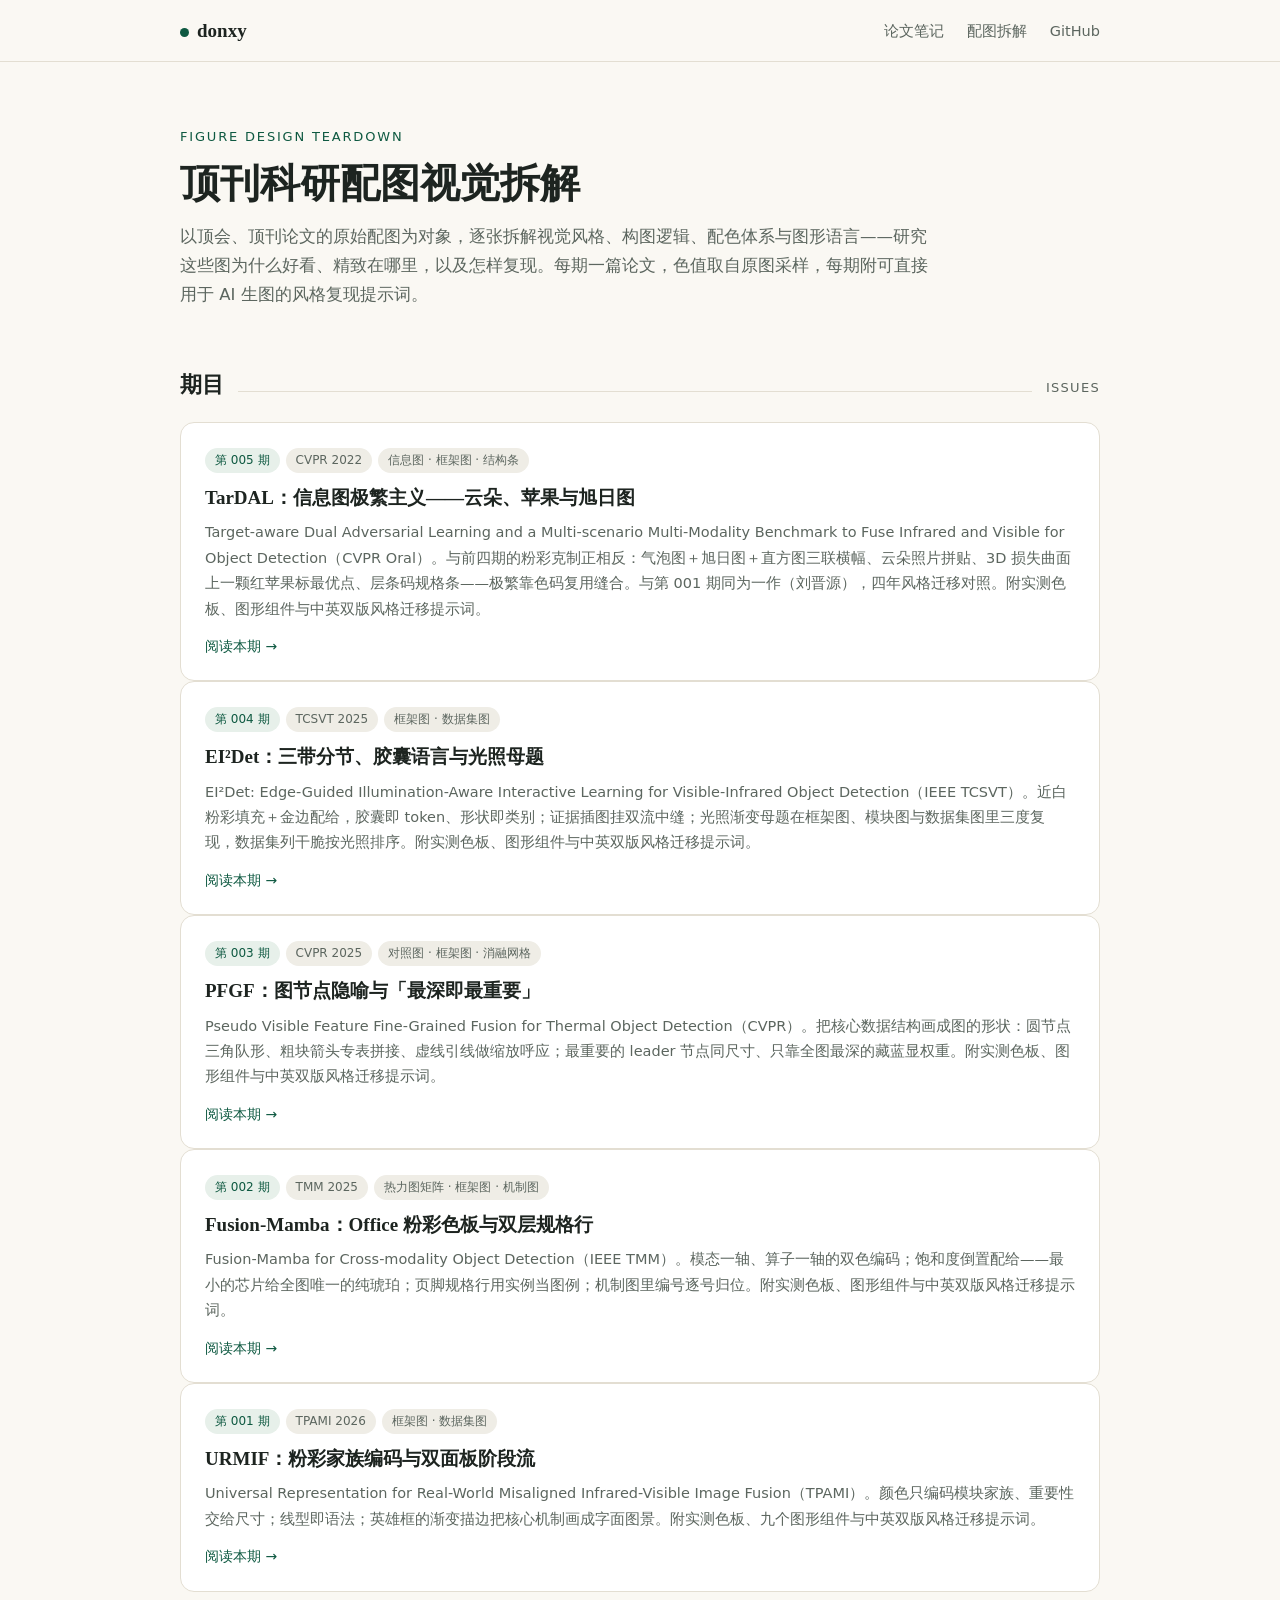
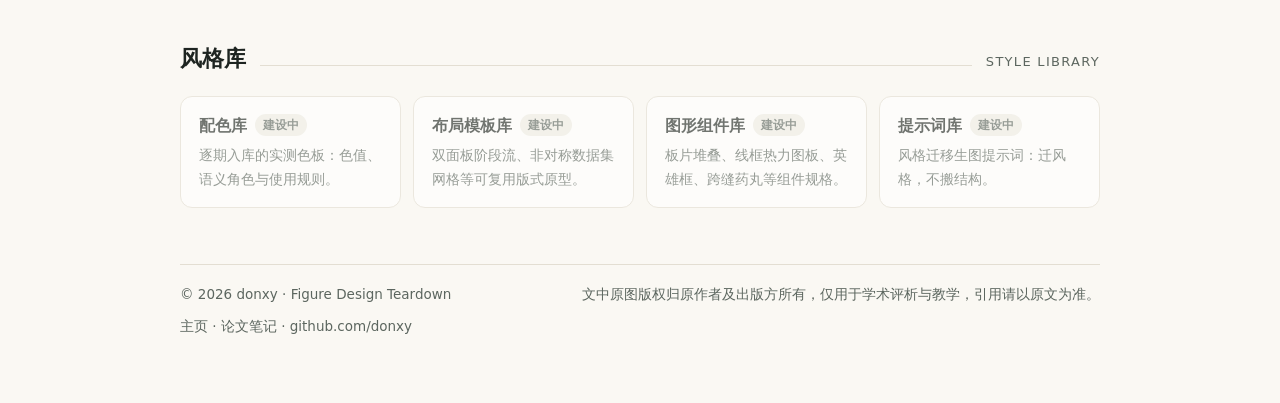
<file: figure-teardown/index.html>
<!DOCTYPE html>
<html lang="zh-CN">
<head>
<meta charset="utf-8">
<meta name="viewport" content="width=device-width, initial-scale=1">
<title>顶刊科研配图视觉拆解 · donxy</title>
<meta name="description" content="逐篇拆解顶会、顶刊论文优秀科研配图的视觉设计：配色、布局、图形组件与精致感来源，附 AI 风格复现提示词。">
<meta property="og:title" content="顶刊科研配图视觉拆解 · donxy">
<meta property="og:description" content="逐篇拆解顶会、顶刊论文优秀科研配图的视觉设计：配色、布局、图形组件与精致感来源，附 AI 风格复现提示词。">
<meta property="og:url" content="https://donxy.github.io/figure-teardown/">
<meta property="og:type" content="website">
<meta property="og:image" content="https://donxy.github.io/figure-teardown/og/005-tardal.jpg">
<link rel="icon" href="data:image/svg+xml,%3Csvg xmlns='http://www.w3.org/2000/svg' viewBox='0 0 64 64'%3E%3Crect width='64' height='64' rx='14' fill='%230e5941'/%3E%3Ctext x='32' y='44' font-family='Georgia,serif' font-size='36' fill='%23faf8f3' text-anchor='middle'%3ED%3C/text%3E%3C/svg%3E">
<style>
  :root{--bg:#faf8f3;--ink:#1d2420;--mut:#5c665f;--acc:#0e5941;--line:#e3ded2;--card:#fff}
  *{box-sizing:border-box} body{margin:0;background:var(--bg);color:var(--ink);
    font-family:"PingFang SC","Hiragino Sans GB","Microsoft YaHei",system-ui,sans-serif;line-height:1.75}
  a{color:inherit}
  nav{border-bottom:1px solid var(--line)} .nav-in{max-width:960px;margin:0 auto;padding:14px 20px;
    display:flex;justify-content:space-between;align-items:center}
  .brand{font-family:Georgia,"Songti SC",serif;font-weight:700;text-decoration:none;font-size:19px}
  .brand .dot{display:inline-block;width:9px;height:9px;border-radius:50%;background:var(--acc);margin-right:8px}
  .nav-links a{margin-left:18px;text-decoration:none;color:var(--mut);font-size:14.5px}
  .nav-links a:hover{color:var(--acc)}
  main{max-width:960px;margin:0 auto;padding:0 20px 64px}
  .hero{padding:64px 0 8px}
  .kicker{color:var(--acc);letter-spacing:.14em;font-size:13px;text-transform:uppercase;margin:0 0 10px}
  h1{font-family:Georgia,"Songti SC","SimSun",serif;font-size:40px;line-height:1.25;margin:0 0 14px}
  .lede{color:var(--mut);font-size:16.5px;max-width:46em;margin:0}
  .sec-head{display:flex;align-items:baseline;gap:14px;margin:48px 0 18px}
  .sec-head h2{font-family:Georgia,"Songti SC",serif;font-size:22px;margin:0}
  .sec-head .rule{flex:1;border-top:1px solid var(--line)}
  .sec-head span{color:var(--mut);font-size:13px;letter-spacing:.1em}
  .card{display:block;background:var(--card);border:1px solid var(--line);border-radius:14px;
    padding:22px 24px;text-decoration:none;transition:border-color .15s, transform .15s}
  .card:hover{border-color:var(--acc);transform:translateY(-2px)}
  .tagrow{margin-bottom:8px}
  .pill{display:inline-block;font-size:12px;padding:2px 10px;border-radius:999px;background:#e7f0ea;color:var(--acc);margin-right:6px}
  .pill.grey{background:#efede6;color:var(--mut)}
  .card h3{margin:4px 0 6px;font-size:19px;font-family:Georgia,"Songti SC",serif}
  .card p{margin:0;color:var(--mut);font-size:14.5px}
  .card .go{margin-top:12px;color:var(--acc);font-size:14px}
  .libs{display:grid;grid-template-columns:repeat(auto-fit,minmax(200px,1fr));gap:12px}
  .lib{background:var(--card);border:1px solid var(--line);border-radius:12px;padding:16px 18px}
  .lib h4{margin:0 0 4px;font-size:15.5px} .lib p{margin:0;color:var(--mut);font-size:13.5px}
  .lib.soon{opacity:.62} .lib .badge{display:inline-block;font-size:11.5px;padding:1px 8px;border-radius:999px;
    background:#efede6;color:var(--mut);margin-left:8px;vertical-align:2px}
  footer{border-top:1px solid var(--line);margin-top:56px;padding-top:18px;color:var(--mut);
    font-size:13.5px;display:flex;justify-content:space-between;flex-wrap:wrap;gap:8px}
  footer a{text-decoration:none} footer a:hover{color:var(--acc)}
</style>
</head>
<body>
<nav><div class="nav-in">
  <a class="brand" href="/"><span class="dot"></span>donxy</a>
  <div class="nav-links">
    <a href="/rgbt-notes/">论文笔记</a>
    <a href="/figure-teardown/">配图拆解</a>
    <a href="https://github.com/donxy" rel="noopener">GitHub</a>
  </div>
</div></nav>

<main>
  <div class="hero">
    <p class="kicker">Figure Design Teardown</p>
    <h1>顶刊科研配图视觉拆解</h1>
    <p class="lede">以顶会、顶刊论文的原始配图为对象，逐张拆解视觉风格、构图逻辑、配色体系与图形语言——研究这些图为什么好看、精致在哪里，以及怎样复现。每期一篇论文，色值取自原图采样，每期附可直接用于 AI 生图的风格复现提示词。</p>
  </div>

  <div class="sec-head"><h2>期目</h2><div class="rule"></div><span>ISSUES</span></div>
  <a class="card" href="/figure-teardown/005-tardal.html">
    <div class="tagrow"><span class="pill">第 005 期</span><span class="pill grey">CVPR 2022</span><span class="pill grey">信息图 · 框架图 · 结构条</span></div>
    <h3>TarDAL：信息图极繁主义——云朵、苹果与旭日图</h3>
    <p>Target-aware Dual Adversarial Learning and a Multi-scenario Multi-Modality Benchmark to Fuse Infrared and Visible for Object Detection（CVPR Oral）。与前四期的粉彩克制正相反：气泡图＋旭日图＋直方图三联横幅、云朵照片拼贴、3D 损失曲面上一颗红苹果标最优点、层条码规格条——极繁靠色码复用缝合。与第 001 期同为一作（刘晋源），四年风格迁移对照。附实测色板、图形组件与中英双版风格迁移提示词。</p>
    <div class="go">阅读本期 →</div>
  </a>

  <a class="card" href="/figure-teardown/004-ei2det.html">
    <div class="tagrow"><span class="pill">第 004 期</span><span class="pill grey">TCSVT 2025</span><span class="pill grey">框架图 · 数据集图</span></div>
    <h3>EI²Det：三带分节、胶囊语言与光照母题</h3>
    <p>EI²Det: Edge-Guided Illumination-Aware Interactive Learning for Visible-Infrared Object Detection（IEEE TCSVT）。近白粉彩填充＋金边配给，胶囊即 token、形状即类别；证据插图挂双流中缝；光照渐变母题在框架图、模块图与数据集图里三度复现，数据集列干脆按光照排序。附实测色板、图形组件与中英双版风格迁移提示词。</p>
    <div class="go">阅读本期 →</div>
  </a>

  <a class="card" href="/figure-teardown/003-pfgf.html">
    <div class="tagrow"><span class="pill">第 003 期</span><span class="pill grey">CVPR 2025</span><span class="pill grey">对照图 · 框架图 · 消融网格</span></div>
    <h3>PFGF：图节点隐喻与「最深即最重要」</h3>
    <p>Pseudo Visible Feature Fine-Grained Fusion for Thermal Object Detection（CVPR）。把核心数据结构画成图的形状：圆节点三角队形、粗块箭头专表拼接、虚线引线做缩放呼应；最重要的 leader 节点同尺寸、只靠全图最深的藏蓝显权重。附实测色板、图形组件与中英双版风格迁移提示词。</p>
    <div class="go">阅读本期 →</div>
  </a>

  <a class="card" href="/figure-teardown/002-fusion-mamba.html">
    <div class="tagrow"><span class="pill">第 002 期</span><span class="pill grey">TMM 2025</span><span class="pill grey">热力图矩阵 · 框架图 · 机制图</span></div>
    <h3>Fusion-Mamba：Office 粉彩色板与双层规格行</h3>
    <p>Fusion-Mamba for Cross-modality Object Detection（IEEE TMM）。模态一轴、算子一轴的双色编码；饱和度倒置配给——最小的芯片给全图唯一的纯琥珀；页脚规格行用实例当图例；机制图里编号逐号归位。附实测色板、图形组件与中英双版风格迁移提示词。</p>
    <div class="go">阅读本期 →</div>
  </a>

  <a class="card" href="/figure-teardown/001-urmif.html">
    <div class="tagrow"><span class="pill">第 001 期</span><span class="pill grey">TPAMI 2026</span><span class="pill grey">框架图 · 数据集图</span></div>
    <h3>URMIF：粉彩家族编码与双面板阶段流</h3>
    <p>Universal Representation for Real-World Misaligned Infrared-Visible Image Fusion（TPAMI）。颜色只编码模块家族、重要性交给尺寸；线型即语法；英雄框的渐变描边把核心机制画成字面图景。附实测色板、九个图形组件与中英双版风格迁移提示词。</p>
    <div class="go">阅读本期 →</div>
  </a>

  <div class="sec-head"><h2>风格库</h2><div class="rule"></div><span>STYLE LIBRARY</span></div>
  <div class="libs">
    <div class="lib soon" aria-disabled="true"><h4>配色库<span class="badge">建设中</span></h4><p>逐期入库的实测色板：色值、语义角色与使用规则。</p></div>
    <div class="lib soon" aria-disabled="true"><h4>布局模板库<span class="badge">建设中</span></h4><p>双面板阶段流、非对称数据集网格等可复用版式原型。</p></div>
    <div class="lib soon" aria-disabled="true"><h4>图形组件库<span class="badge">建设中</span></h4><p>板片堆叠、线框热力图板、英雄框、跨缝药丸等组件规格。</p></div>
    <div class="lib soon" aria-disabled="true"><h4>提示词库<span class="badge">建设中</span></h4><p>风格迁移生图提示词：迁风格，不搬结构。</p></div>
  </div>

  <footer>
    <span>© 2026 donxy · Figure Design Teardown</span>
    <span>文中原图版权归原作者及出版方所有，仅用于学术评析与教学，引用请以原文为准。</span>
    <span><a href="/">主页</a> · <a href="/rgbt-notes/">论文笔记</a> · <a href="https://github.com/donxy" rel="noopener">github.com/donxy</a></span>
  </footer>
</main>
</body>
</html>
</file>
